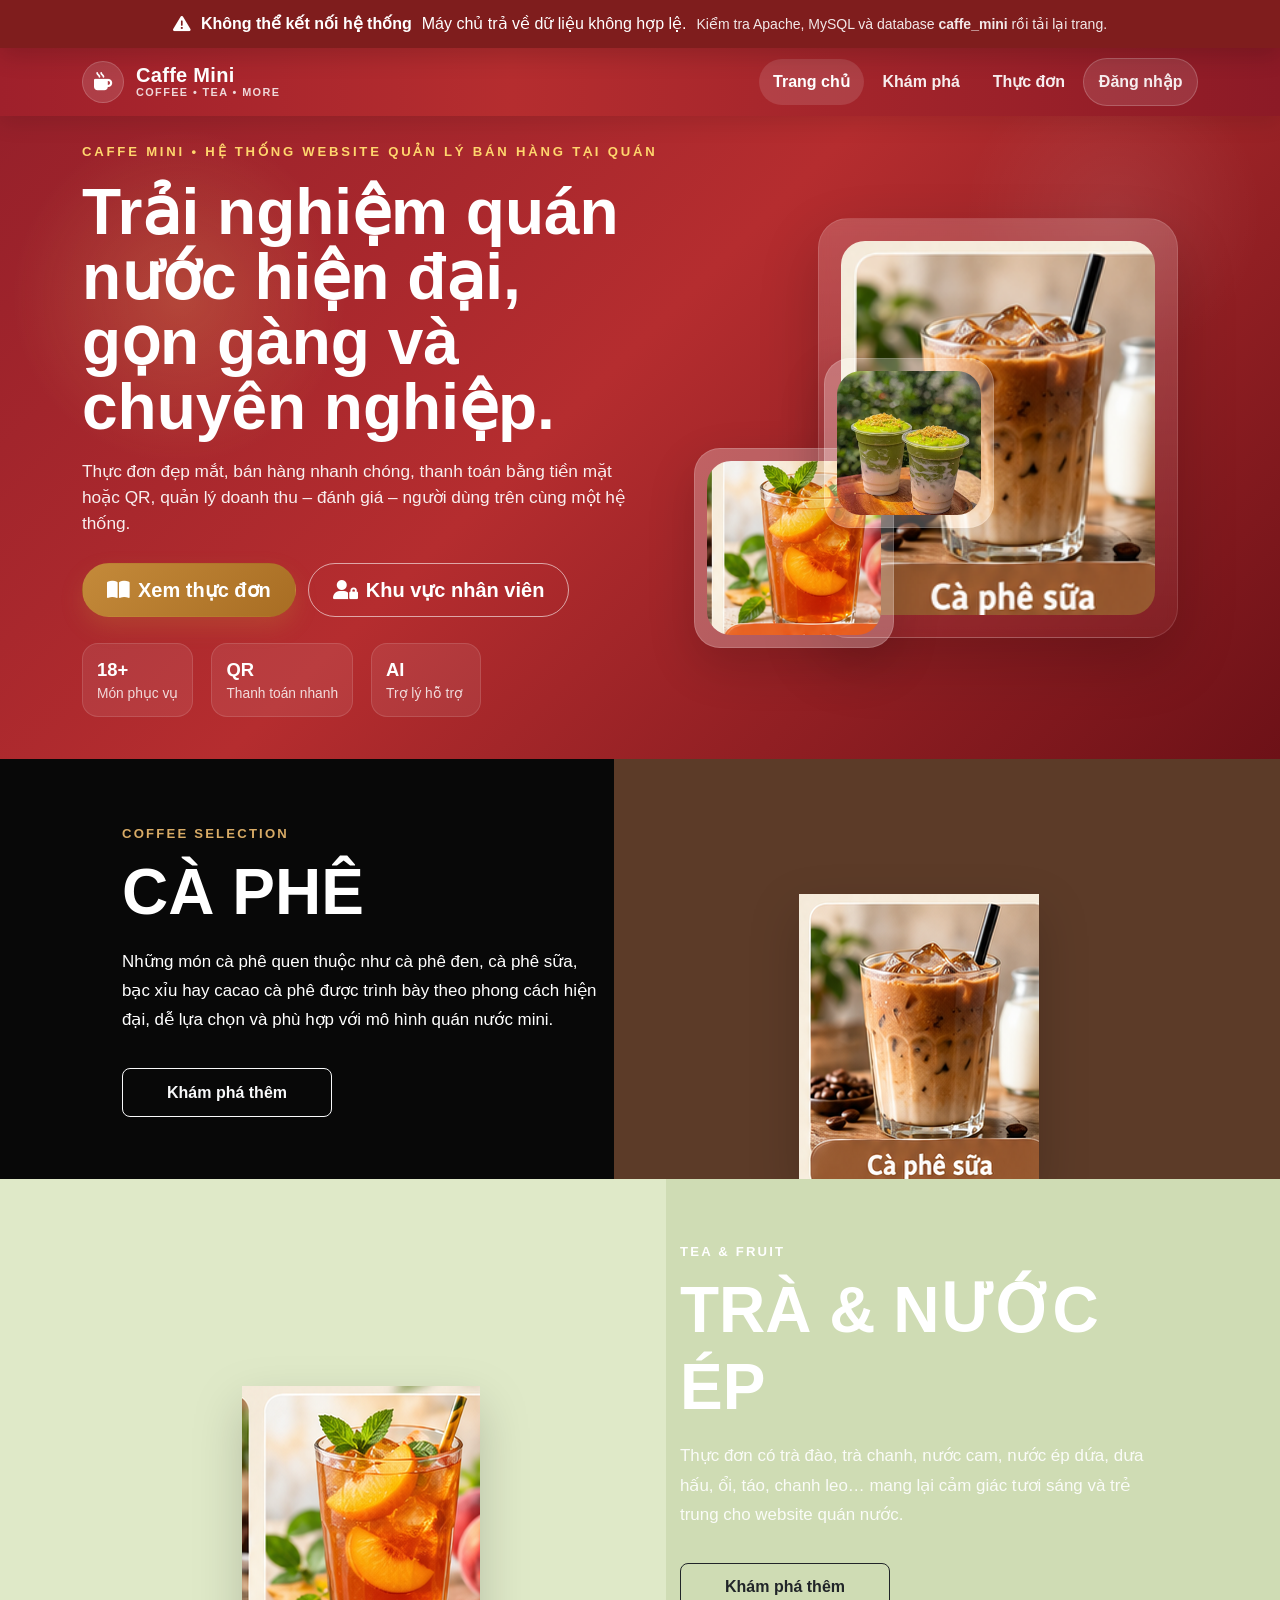
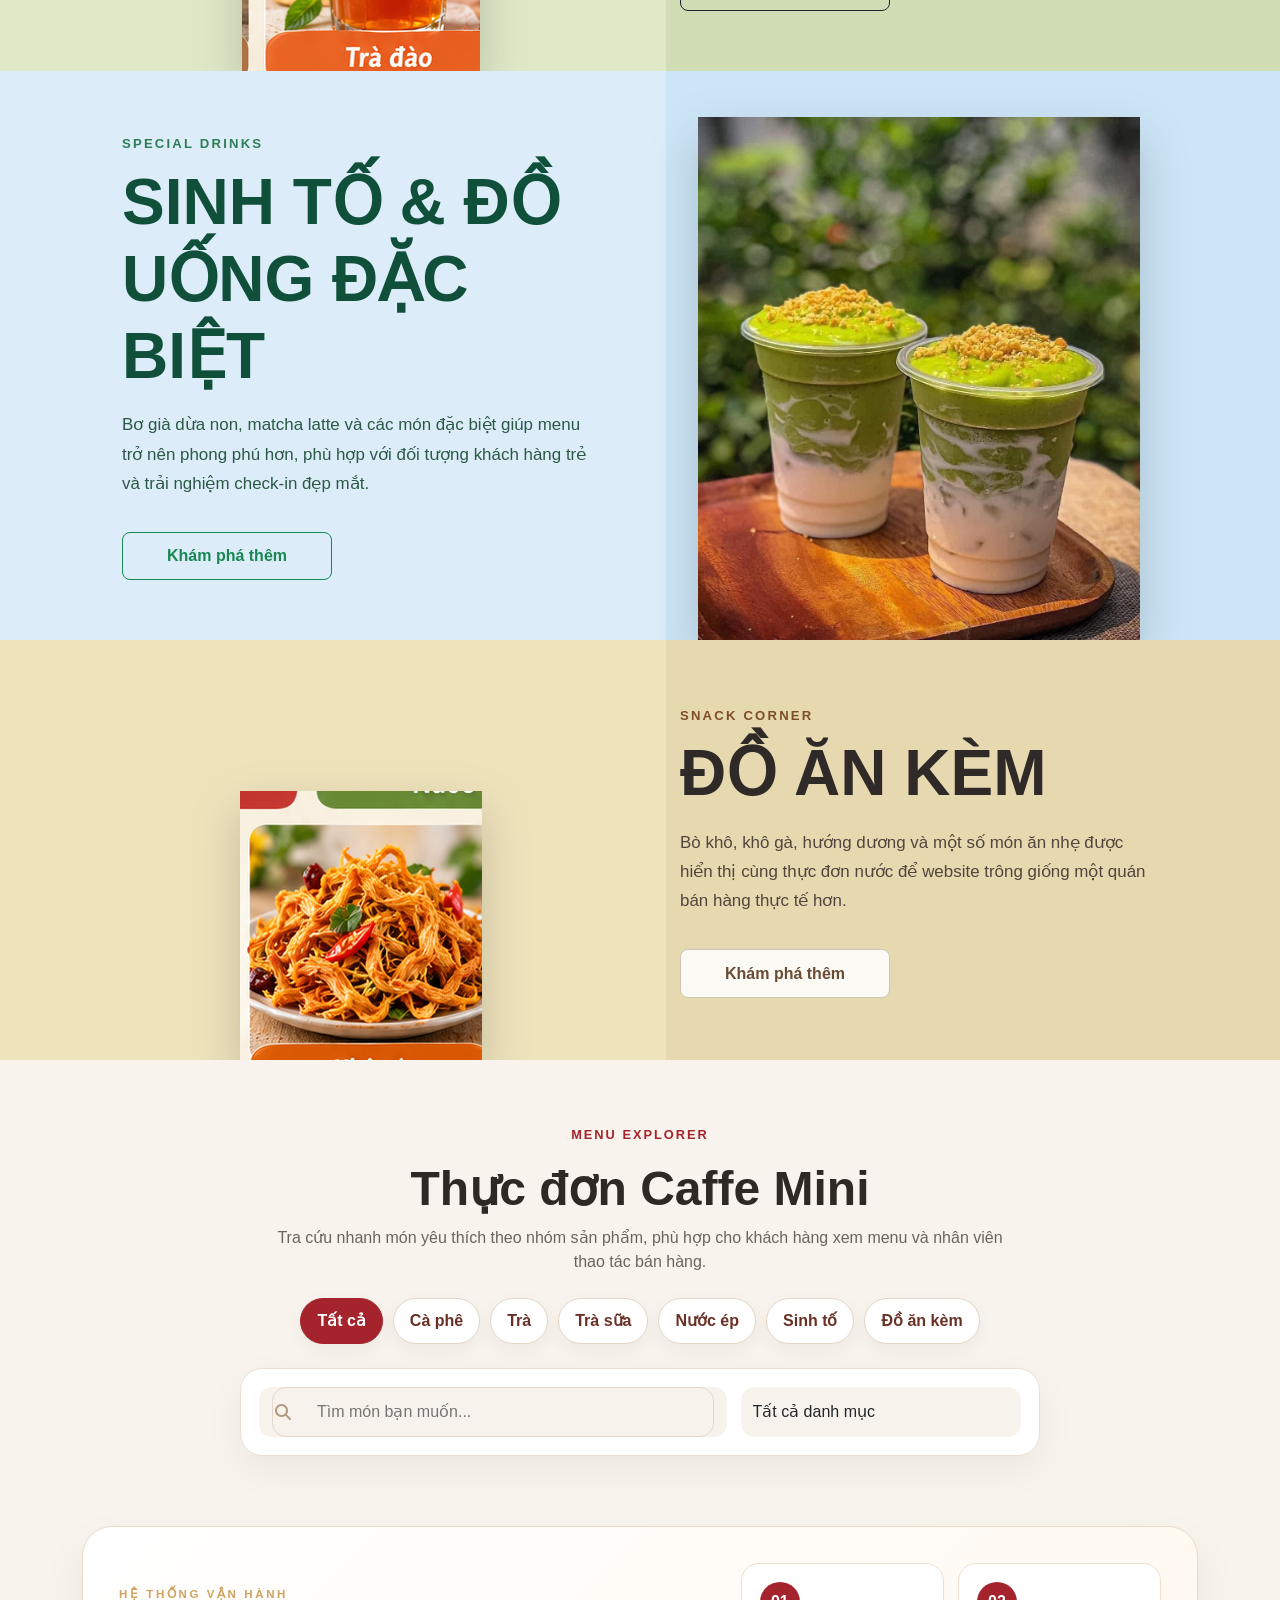
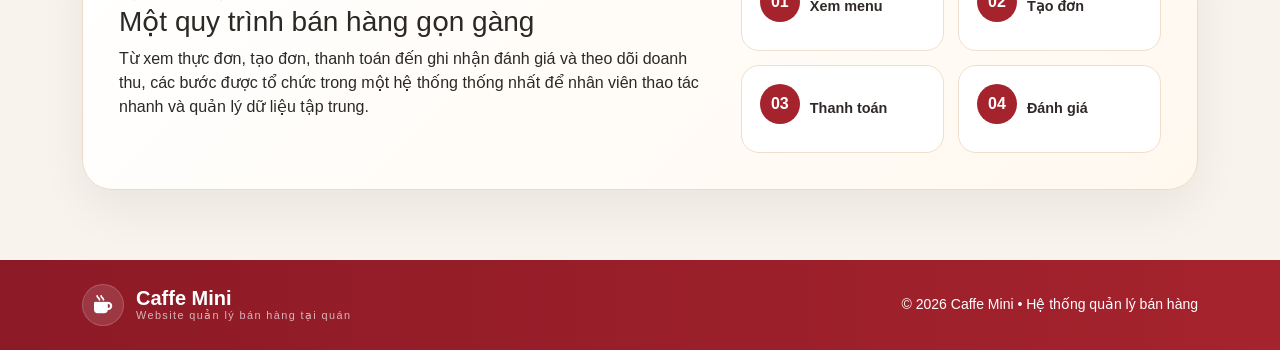
<file: index.html>
<!DOCTYPE html>
<html lang="vi">
<head>
  <meta charset="UTF-8" />
  <meta name="viewport" content="width=device-width, initial-scale=1.0" />
  <title>Caffe Mini - Trang chủ</title>
  <link href="https://cdn.jsdelivr.net/npm/bootstrap@5.3.2/dist/css/bootstrap.min.css" rel="stylesheet" />
  <link rel="stylesheet" href="https://cdnjs.cloudflare.com/ajax/libs/font-awesome/6.4.0/css/all.min.css" />
  <link rel="stylesheet" href="css/style.css" />
</head>
<body>
<nav class="navbar navbar-expand-lg cm-navbar sticky-top">
  <div class="container">
    <a class="navbar-brand brand-lockup" href="index.html">
      <span class="brand-mark"><i class="fa-solid fa-mug-hot"></i></span>
      <span><b>Caffe Mini</b><small>COFFEE • TEA • MORE</small></span>
    </a>
    <button class="navbar-toggler" data-bs-toggle="collapse" data-bs-target="#navMain"><span class="navbar-toggler-icon"></span></button>
    <div class="collapse navbar-collapse" id="navMain">
      <ul class="navbar-nav ms-auto align-items-lg-center gap-lg-1">
        <li class="nav-item"><a class="nav-link active" href="index.html">Trang chủ</a></li>
        <li class="nav-item"><a class="nav-link" href="#showcase">Khám phá</a></li>
        <li class="nav-item"><a class="nav-link" href="#menu">Thực đơn</a></li>
        <li class="nav-item d-none" id="navSellItem"><a class="nav-link" href="sell.html">Bán hàng</a></li>
        <li class="nav-item d-none" id="navAdminItem"><a class="nav-link" href="admin.html">Quản trị</a></li>
        <li class="nav-item d-none" id="navProfileItem"><a class="nav-link" href="profile.html">Cá nhân</a></li>
        <li class="nav-item" id="navLoginItem"><a class="nav-link nav-login-btn" href="login.html">Đăng nhập</a></li>
        <li class="nav-item d-none" id="navLogoutItem"><a class="nav-link" href="#" id="logoutBtn">Đăng xuất</a></li>
      </ul>
    </div>
  </div>
</nav>

<header class="hero-showcase">
  <div class="container">
    <div class="hero-topline">CAFFE MINI • HỆ THỐNG WEBSITE QUẢN LÝ BÁN HÀNG TẠI QUÁN</div>
    <div class="hero-showcase-grid">
      <div class="hero-showcase-copy">
        <h1>Trải nghiệm quán nước hiện đại, gọn gàng và chuyên nghiệp.</h1>
        <p>Thực đơn đẹp mắt, bán hàng nhanh chóng, thanh toán bằng tiền mặt hoặc QR, quản lý doanh thu – đánh giá – người dùng trên cùng một hệ thống.</p>
        <div class="hero-actions">
          <a href="#menu" class="btn btn-warning btn-lg px-4"><i class="fa-solid fa-book-open me-2"></i>Xem thực đơn</a>
          <a href="login.html" class="btn btn-hero-outline btn-lg px-4"><i class="fa-solid fa-user-lock me-2"></i>Khu vực nhân viên</a>
        </div>
        <div class="hero-mini-stats">
          <div><strong>18+</strong><span>Món phục vụ</span></div>
          <div><strong>QR</strong><span>Thanh toán nhanh</span></div>
          <div><strong>AI</strong><span>Trợ lý hỗ trợ</span></div>
        </div>
      </div>
      <div class="hero-showcase-visual">
        <div class="hero-visual-main"><img src="media/Ca_phe_sua.png" alt="Cà phê sữa"></div>
        <div class="hero-visual-small small-one"><img src="media/Tra_dao.png" alt="Trà đào"></div>
        <div class="hero-visual-small small-two"><img src="media/Bo_gia_dua_non.png" alt="Bơ già dừa non"></div>
      </div>
    </div>
  </div>
</header>

<section class="section-showcase" id="showcase">
  <div class="showcase-row theme-coffee">
    <div class="container">
      <div class="showcase-grid">
        <div class="showcase-copy">
          <span class="showcase-kicker">COFFEE SELECTION</span>
          <h2>Cà phê</h2>
          <p>Những món cà phê quen thuộc như cà phê đen, cà phê sữa, bạc xỉu hay cacao cà phê được trình bày theo phong cách hiện đại, dễ lựa chọn và phù hợp với mô hình quán nước mini.</p>
          <a href="#menu" class="btn btn-outline-light showcase-btn">Khám phá thêm</a>
        </div>
        <div class="showcase-media showcase-media-right">
          <img src="media/Ca_phe_sua.png" alt="Cà phê">
        </div>
      </div>
    </div>
  </div>

  <div class="showcase-row theme-tea">
    <div class="container">
      <div class="showcase-grid reverse">
        <div class="showcase-media"><img src="media/Tra_dao.png" alt="Trà và nước trái cây"></div>
        <div class="showcase-copy">
          <span class="showcase-kicker">TEA & FRUIT</span>
          <h2>Trà & nước ép</h2>
          <p>Thực đơn có trà đào, trà chanh, nước cam, nước ép dứa, dưa hấu, ổi, táo, chanh leo… mang lại cảm giác tươi sáng và trẻ trung cho website quán nước.</p>
          <a href="#menu" class="btn btn-outline-dark showcase-btn">Khám phá thêm</a>
        </div>
      </div>
    </div>
  </div>

  <div class="showcase-row theme-freeze">
    <div class="container">
      <div class="showcase-grid">
        <div class="showcase-copy">
          <span class="showcase-kicker">SPECIAL DRINKS</span>
          <h2>Sinh tố & đồ uống đặc biệt</h2>
          <p>Bơ già dừa non, matcha latte và các món đặc biệt giúp menu trở nên phong phú hơn, phù hợp với đối tượng khách hàng trẻ và trải nghiệm check-in đẹp mắt.</p>
          <a href="#menu" class="btn btn-outline-success showcase-btn">Khám phá thêm</a>
        </div>
        <div class="showcase-media showcase-media-right">
          <img src="media/Bo_gia_dua_non.png" alt="Sinh tố bơ già dừa non">
        </div>
      </div>
    </div>
  </div>

  <div class="showcase-row theme-snack">
    <div class="container">
      <div class="showcase-grid reverse">
        <div class="showcase-media"><img src="media/Kho_ga.png" alt="Đồ ăn kèm"></div>
        <div class="showcase-copy">
          <span class="showcase-kicker">SNACK CORNER</span>
          <h2>Đồ ăn kèm</h2>
          <p>Bò khô, khô gà, hướng dương và một số món ăn nhẹ được hiển thị cùng thực đơn nước để website trông giống một quán bán hàng thực tế hơn.</p>
          <a href="#menu" class="btn btn-outline-secondary showcase-btn">Khám phá thêm</a>
        </div>
      </div>
    </div>
  </div>
</section>

<section class="menu-explorer" id="menu">
  <div class="container">
    <div class="section-heading text-center mb-4">
      <span>MENU EXPLORER</span>
      <h2>Thực đơn Caffe Mini</h2>
      <p>Tra cứu nhanh món yêu thích theo nhóm sản phẩm, phù hợp cho khách hàng xem menu và nhân viên thao tác bán hàng.</p>
    </div>

    <div class="category-chips mb-4">
      <button class="chip active" type="button" onclick="document.getElementById('filterCategory').value='all'; document.getElementById('filterCategory').dispatchEvent(new Event('change'))">Tất cả</button>
      <button class="chip" type="button" onclick="document.getElementById('filterCategory').value='Cà phê'; document.getElementById('filterCategory').dispatchEvent(new Event('change'))">Cà phê</button>
      <button class="chip" type="button" onclick="document.getElementById('filterCategory').value='Trà'; document.getElementById('filterCategory').dispatchEvent(new Event('change'))">Trà</button>
      <button class="chip" type="button" onclick="document.getElementById('filterCategory').value='Trà sữa'; document.getElementById('filterCategory').dispatchEvent(new Event('change'))">Trà sữa</button>
      <button class="chip" type="button" onclick="document.getElementById('filterCategory').value='Nước ép'; document.getElementById('filterCategory').dispatchEvent(new Event('change'))">Nước ép</button>
      <button class="chip" type="button" onclick="document.getElementById('filterCategory').value='Sinh tố'; document.getElementById('filterCategory').dispatchEvent(new Event('change'))">Sinh tố</button>
      <button class="chip" type="button" onclick="document.getElementById('filterCategory').value='Đồ ăn kèm'; document.getElementById('filterCategory').dispatchEvent(new Event('change'))">Đồ ăn kèm</button>
    </div>

    <div class="menu-toolbar mb-4">
      <div class="search-box-pro"><i class="fa-solid fa-magnifying-glass"></i><input id="searchInput" placeholder="Tìm món bạn muốn..." /></div>
      <select id="filterCategory" class="form-select"><option value="all">Tất cả danh mục</option></select>
    </div>
    <div id="productList" class="row g-4"></div>
  </div>
</section>

<section class="system-section">
  <div class="container">
    <div class="system-panel">
      <div class="row g-4 align-items-center">
        <div class="col-lg-7">
          <span class="story-kicker">HỆ THỐNG VẬN HÀNH</span>
          <h3>Một quy trình bán hàng gọn gàng</h3>
          <p>Từ xem thực đơn, tạo đơn, thanh toán đến ghi nhận đánh giá và theo dõi doanh thu, các bước được tổ chức trong một hệ thống thống nhất để nhân viên thao tác nhanh và quản lý dữ liệu tập trung.</p>
        </div>
        <div class="col-lg-5">
          <div class="story-steps premium-steps">
            <div><span>01</span><b>Xem menu</b></div>
            <div><span>02</span><b>Tạo đơn</b></div>
            <div><span>03</span><b>Thanh toán</b></div>
            <div><span>04</span><b>Đánh giá</b></div>
          </div>
        </div>
      </div>
    </div>
  </div>
</section>

<div class="modal fade" id="detailModal" tabindex="-1">
  <div class="modal-dialog modal-lg modal-dialog-centered"><div class="modal-content">
    <div class="modal-header"><div><span class="modal-kicker">CAFFE MINI</span><h5 class="modal-title mb-0">Chi tiết món</h5></div><button class="btn-close" data-bs-dismiss="modal"></button></div>
    <div class="modal-body p-4" id="detailBody"></div>
  </div></div>
</div>

<div class="toast-container position-fixed top-0 end-0 p-3" id="toastArea"></div>
<footer class="cm-footer-pro">
  <div class="container py-4"><div class="d-flex flex-wrap justify-content-between align-items-center gap-3">
    <div class="brand-lockup footer-brand"><span class="brand-mark"><i class="fa-solid fa-mug-hot"></i></span><span><b>Caffe Mini</b><small>Website quản lý bán hàng tại quán</small></span></div>
    <small>© 2026 Caffe Mini • Hệ thống quản lý bán hàng</small>
  </div></div>
</footer>
<script src="https://cdn.jsdelivr.net/npm/bootstrap@5.3.2/dist/js/bootstrap.bundle.min.js"></script>
<script src="js/app.js"></script>
<script>
  document.addEventListener("DOMContentLoaded",()=>{
    bootPage("home");
    document.querySelectorAll('.category-chips .chip').forEach(btn=>{
      btn.addEventListener('click', ()=>{
        document.querySelectorAll('.category-chips .chip').forEach(x=>x.classList.remove('active'));
        btn.classList.add('active');
      });
    });
  });
</script>
</body>
</html>
</file>
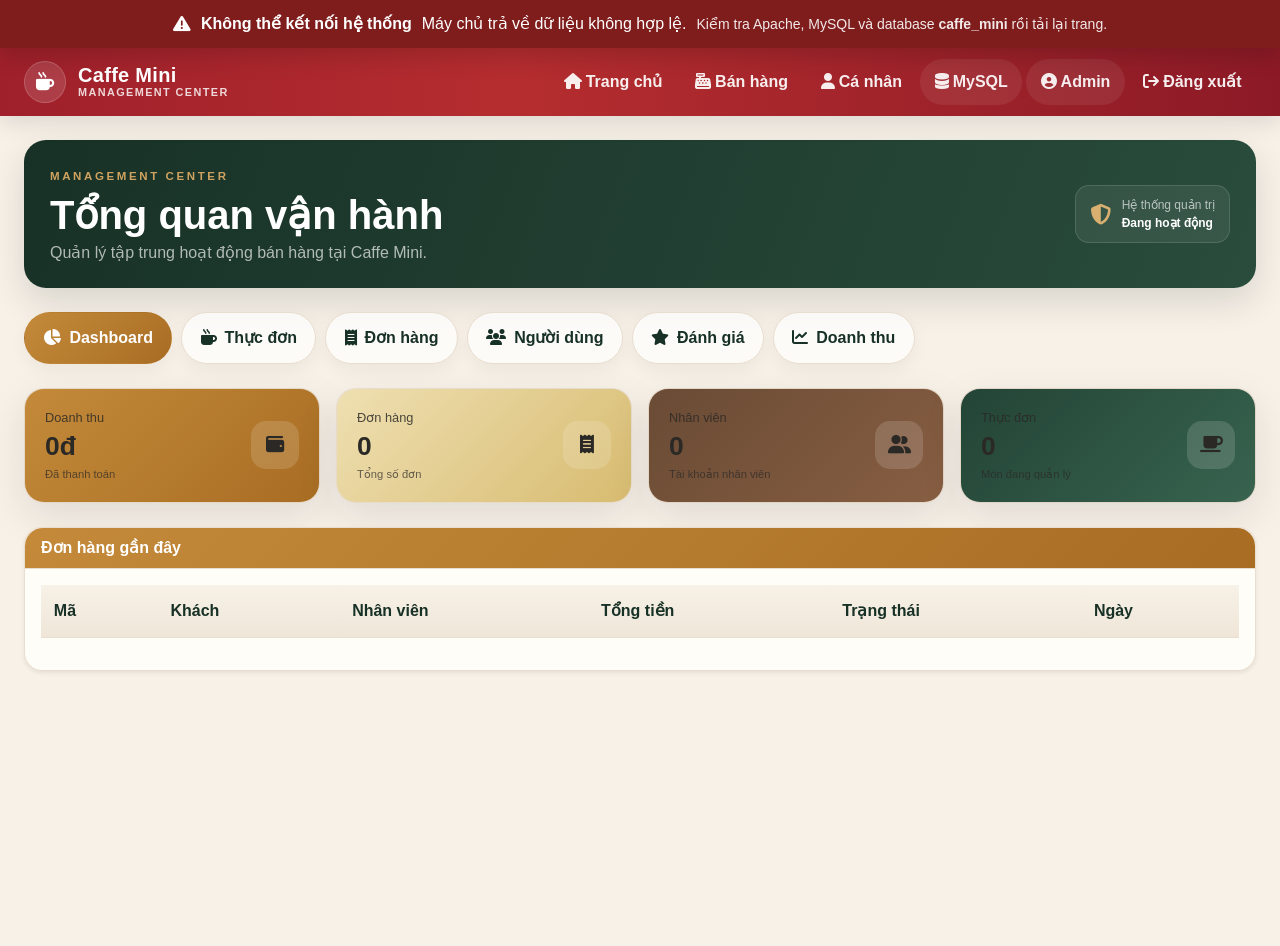
<file: admin.html>
<!DOCTYPE html>
<html lang="vi">
<head>
  <meta charset="UTF-8" />
  <meta name="viewport" content="width=device-width, initial-scale=1.0" />
  <title>Quản trị - Caffe Mini</title>
  <link href="https://cdn.jsdelivr.net/npm/bootstrap@5.3.2/dist/css/bootstrap.min.css" rel="stylesheet" />
  <link rel="stylesheet" href="https://cdnjs.cloudflare.com/ajax/libs/font-awesome/6.4.0/css/all.min.css" />
  <link rel="stylesheet" href="css/style.css" />
</head>
<body>
<nav class="navbar navbar-expand-lg cm-navbar sticky-top"><div class="container-fluid px-lg-4"><a class="navbar-brand brand-lockup" href="admin.html"><span class="brand-mark"><i class="fa-solid fa-mug-hot"></i></span><span><b>Caffe Mini</b><small>MANAGEMENT CENTER</small></span></a><div class="navbar-nav ms-auto align-items-lg-center gap-lg-1"><a class="nav-link" href="index.html"><i class="fa-solid fa-house me-1"></i>Trang chủ</a><a class="nav-link" href="sell.html"><i class="fa-solid fa-cash-register me-1"></i>Bán hàng</a><a class="nav-link" href="profile.html"><i class="fa-solid fa-user me-1"></i>Cá nhân</a><span class="nav-link admin-user-chip"><i class="fa-solid fa-database me-1"></i>MySQL</span><span class="nav-link admin-user-chip"><i class="fa-solid fa-circle-user me-1"></i><span id="adminName">Admin</span></span><a class="nav-link" href="#" id="logoutBtn"><i class="fa-solid fa-arrow-right-from-bracket me-1"></i>Đăng xuất</a></div></div></nav>

<div class="container-fluid px-lg-4 py-4 admin-page"><div class="admin-page-head mb-4"><div><span class="admin-kicker">MANAGEMENT CENTER</span><h1>Tổng quan vận hành</h1><p>Quản lý tập trung hoạt động bán hàng tại Caffe Mini.</p></div><div class="admin-head-badge"><i class="fa-solid fa-shield-halved"></i><span>Hệ thống quản trị<br><b>Đang hoạt động</b></span></div></div>
<ul class="nav nav-pills cm-tabs gap-1 mb-4" id="adminTabs">
  <li class="nav-item"><button class="nav-link active" data-bs-toggle="pill" data-bs-target="#dashTab"><i class="fa-solid fa-chart-pie me-2"></i>Dashboard</button></li>
  <li class="nav-item"><button class="nav-link" data-bs-toggle="pill" data-bs-target="#productTab"><i class="fa-solid fa-mug-hot me-2"></i>Thực đơn</button></li>
  <li class="nav-item"><button class="nav-link" data-bs-toggle="pill" data-bs-target="#orderTab"><i class="fa-solid fa-receipt me-2"></i>Đơn hàng</button></li>
  <li class="nav-item"><button class="nav-link" data-bs-toggle="pill" data-bs-target="#userTab"><i class="fa-solid fa-users me-2"></i>Người dùng</button></li>
  <li class="nav-item"><button class="nav-link" data-bs-toggle="pill" data-bs-target="#reviewTab"><i class="fa-solid fa-star me-2"></i>Đánh giá</button></li>
  <li class="nav-item"><button class="nav-link" data-bs-toggle="pill" data-bs-target="#revenueTab"><i class="fa-solid fa-chart-line me-2"></i>Doanh thu</button></li>
</ul>
<div class="tab-content">
  <div class="tab-pane fade show active" id="dashTab">
    <div class="row g-3">
      <div class="col-md-3"><div class="card cm-stat-card cm-stat-orange"><div class="card-body stat-body"><div><p>Doanh thu</p><h4 id="statRevenue">0đ</h4><small>Đã thanh toán</small></div><span class="stat-icon"><i class="fa-solid fa-wallet"></i></span></div></div></div>
      <div class="col-md-3"><div class="card cm-stat-card cm-stat-yellow"><div class="card-body stat-body"><div><p>Đơn hàng</p><h4 id="statOrders">0</h4><small>Tổng số đơn</small></div><span class="stat-icon"><i class="fa-solid fa-receipt"></i></span></div></div></div>
      <div class="col-md-3"><div class="card cm-stat-card cm-stat-brown"><div class="card-body stat-body"><div><p>Nhân viên</p><h4 id="statUsers">0</h4><small>Tài khoản nhân viên</small></div><span class="stat-icon"><i class="fa-solid fa-user-group"></i></span></div></div></div>
      <div class="col-md-3"><div class="card cm-stat-card cm-stat-green"><div class="card-body stat-body"><div><p>Thực đơn</p><h4 id="statProducts">0</h4><small>Món đang quản lý</small></div><span class="stat-icon"><i class="fa-solid fa-mug-saucer"></i></span></div></div></div>
    </div>
    <div class="card border-0 shadow-sm mt-4"><div class="card-header bg-warning fw-bold">Đơn hàng gần đây</div><div class="card-body table-responsive"><table class="table cm-table"><thead><tr><th>Mã</th><th>Khách</th><th>Nhân viên</th><th>Tổng tiền</th><th>Trạng thái</th><th>Ngày</th></tr></thead><tbody id="recentOrders"></tbody></table></div></div>
  </div>

  <div class="tab-pane fade" id="productTab">
    <div class="card border-0 shadow-sm mb-4"><div class="card-header bg-warning fw-bold"><span id="productFormTitle">Thêm món</span></div><div class="card-body"><form id="productForm" class="row g-3"><input type="hidden" id="pId" /><div class="col-md-4"><label class="form-label">Tên món</label><input id="pName" class="form-control" required /></div><div class="col-md-2"><label class="form-label">Loại</label><input id="pCategory" class="form-control" required /></div><div class="col-md-2"><label class="form-label">Giá</label><input id="pPrice" type="number" min="0" class="form-control" required /></div><div class="col-md-2"><label class="form-label">Số lượng</label><input id="pStock" type="number" min="0" value="100" class="form-control" required /></div><div class="col-md-2"><label class="form-label">Trạng thái</label><select id="pActive" class="form-select"><option value="true">Đang bán</option><option value="false">Tạm ẩn</option></select></div><div class="col-md-2 d-flex align-items-end gap-2"><button class="btn btn-warning flex-fill">Lưu</button><button type="button" id="pCancelBtn" class="btn btn-outline-secondary d-none">Hủy</button></div><div class="col-md-5"><label class="form-label">Ảnh/URL</label><input id="pImage" class="form-control" /></div><div class="col-md-7"><label class="form-label">Mô tả</label><input id="pDesc" class="form-control" /></div></form></div></div>
<div class="card border-0 shadow-sm"><div class="card-header fw-bold">Danh sách món</div><div class="card-body table-responsive"><table class="table cm-table"><thead><tr><th>Ảnh</th><th>Tên</th><th>Loại</th><th>Giá</th><th>Tổng SL</th><th>Đã bán</th><th>Còn lại</th><th>Trạng thái</th><th>Thao tác</th></tr></thead><tbody id="productTbody"></tbody></table></div></div>

  <div class="tab-pane fade" id="orderTab"><div class="card border-0 shadow-sm"><div class="card-header bg-warning fw-bold">Quản lý đơn hàng</div><div class="card-body table-responsive"><table class="table cm-table"><thead><tr><th>Mã</th><th>Khách</th><th>Nhân viên</th><th>Món</th><th>Tổng</th><th>Thanh toán</th><th>Trạng thái</th><th>Cập nhật</th></tr></thead><tbody id="orderTbody"></tbody></table></div></div></div>

  <div class="tab-pane fade" id="userTab">
    <div class="card border-0 shadow-sm mb-4"><div class="card-header bg-warning fw-bold">Thêm / sửa tài khoản</div><div class="card-body"><form id="userForm" class="row g-3"><input type="hidden" id="uOriginal" /><div class="col-md-3"><input id="uUsername" class="form-control" placeholder="Tên đăng nhập" required /></div><div class="col-md-3"><input id="uName" class="form-control" placeholder="Họ tên" required /></div><div class="col-md-3"><input id="uEmail" type="email" class="form-control" placeholder="Email" required /></div><div class="col-md-3"><input id="uPhone" class="form-control" placeholder="Số điện thoại" required /></div><div class="col-md-3"><input id="uPass" type="password" class="form-control" placeholder="Mật khẩu" /></div><div class="col-md-3"><select id="uRole" class="form-select"><option value="staff">Nhân viên</option><option value="admin">Admin</option></select></div><div class="col-md-3"><select id="uActive" class="form-select"><option value="true">Hoạt động</option><option value="false">Đã khóa</option></select></div><div class="col-md-3 d-flex gap-2"><button class="btn btn-warning flex-fill">Lưu</button><button type="button" id="uCancelBtn" class="btn btn-outline-secondary d-none">Hủy</button></div></form></div></div>
    <div class="card border-0 shadow-sm"><div class="card-header fw-bold">Danh sách tài khoản</div><div class="card-body table-responsive"><table class="table cm-table"><thead><tr><th>Tài khoản</th><th>Họ tên</th><th>Email</th><th>Vai trò</th><th>Trạng thái</th><th>Thao tác</th></tr></thead><tbody id="userTbody"></tbody></table></div></div>
  </div>

  <div class="tab-pane fade" id="reviewTab"><div class="card border-0 shadow-sm"><div class="card-header bg-warning fw-bold">Quản lý đánh giá khách hàng</div><div class="card-body table-responsive"><table class="table cm-table"><thead><tr><th>Mã đơn</th><th>Khách</th><th>Điểm</th><th>Nội dung</th><th>Người nhập</th><th>Ngày</th><th>Thao tác</th></tr></thead><tbody id="reviewTbody"></tbody></table></div></div></div>

  <div class="tab-pane fade" id="revenueTab"><div class="card border-0 shadow-sm"><div class="card-header bg-warning fw-bold">Báo cáo doanh thu</div><div class="card-body"><div class="row g-3 align-items-end"><div class="col-md-3"><label class="form-label">Từ ngày</label><input id="revFrom" type="date" class="form-control" /></div><div class="col-md-3"><label class="form-label">Đến ngày</label><input id="revTo" type="date" class="form-control" /></div><div class="col-md-2"><button id="filterRevenueBtn" class="btn btn-warning w-100">Thống kê</button></div><div class="col-md-4"><div class="alert alert-success mb-0"><b>Tổng doanh thu:</b> <span id="revTotal">0đ</span><br /><b>Số đơn đã thanh toán:</b> <span id="revOrderCount">0</span></div></div></div><div class="table-responsive mt-4"><table class="table cm-table"><thead><tr><th>Ngày</th><th>Số đơn</th><th>Doanh thu</th></tr></thead><tbody id="revenueTbody"></tbody></table></div></div></div></div>
</div>
</div>
<div class="toast-container position-fixed top-0 end-0 p-3" id="toastArea"></div>
<script src="https://cdn.jsdelivr.net/npm/bootstrap@5.3.2/dist/js/bootstrap.bundle.min.js"></script><script src="js/app.js?v=10"></script><script>document.addEventListener("DOMContentLoaded",()=>bootPage("admin"));</script>
</body>
</html>
</file>
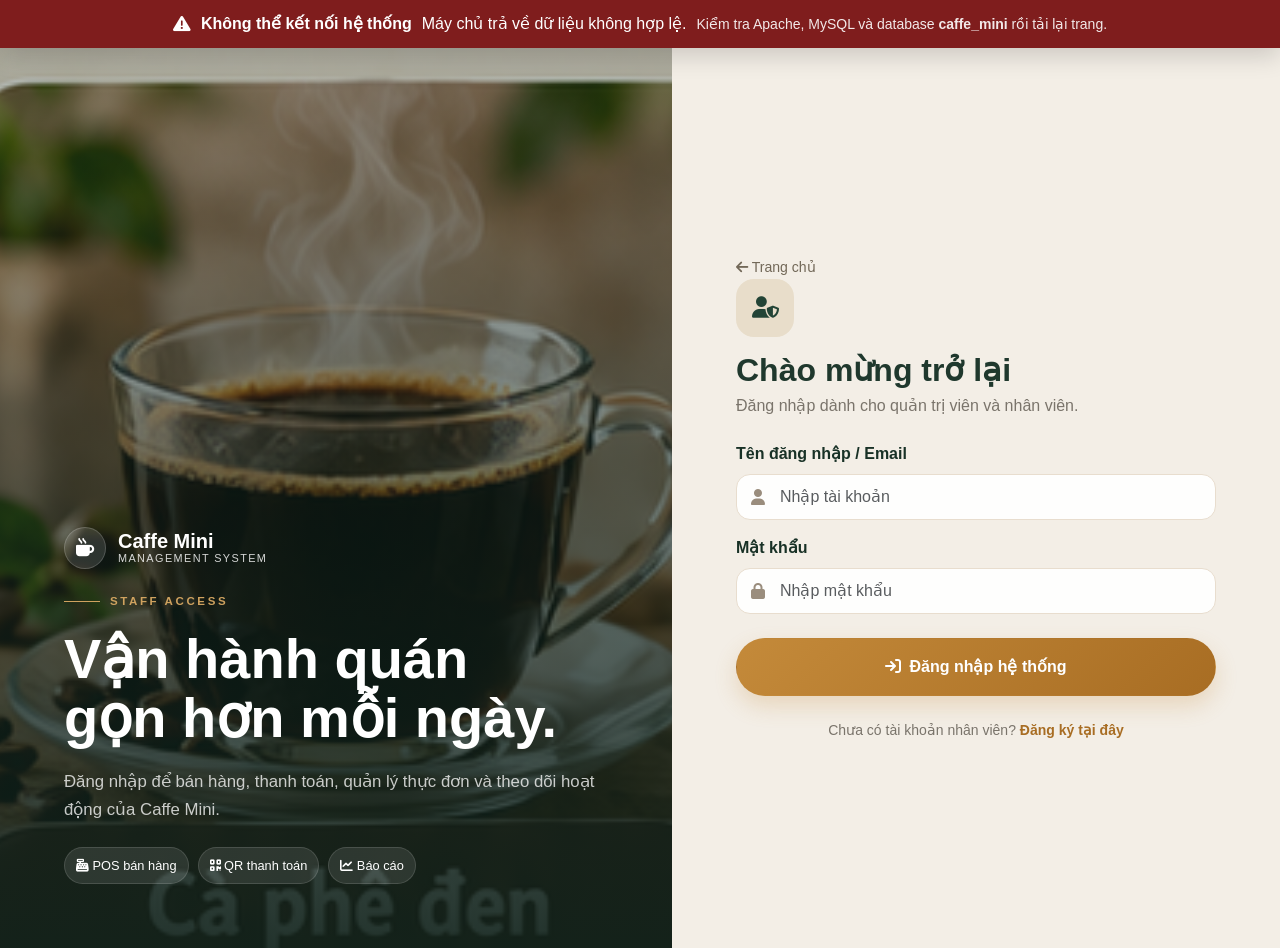
<file: login.html>
<!DOCTYPE html>
<html lang="vi"><head><meta charset="UTF-8"/><meta name="viewport" content="width=device-width, initial-scale=1.0"/><title>Đăng nhập - Caffe Mini</title><link href="https://cdn.jsdelivr.net/npm/bootstrap@5.3.2/dist/css/bootstrap.min.css" rel="stylesheet"/><link rel="stylesheet" href="https://cdnjs.cloudflare.com/ajax/libs/font-awesome/6.4.0/css/all.min.css"/><link rel="stylesheet" href="css/style.css"/></head>
<body class="auth-bg-pro">
<div class="auth-shell">
  <div class="auth-visual d-none d-lg-flex">
    <div class="auth-visual-overlay"></div>
    <div class="auth-brand-copy">
      <div class="brand-lockup mb-4"><span class="brand-mark"><i class="fa-solid fa-mug-hot"></i></span><span><b>Caffe Mini</b><small>MANAGEMENT SYSTEM</small></span></div>
      <span class="hero-eyebrow"><span></span> STAFF ACCESS</span>
      <h1>Vận hành quán<br>gọn hơn mỗi ngày.</h1>
      <p>Đăng nhập để bán hàng, thanh toán, quản lý thực đơn và theo dõi hoạt động của Caffe Mini.</p>
      <div class="auth-badges"><span><i class="fa-solid fa-cash-register"></i> POS bán hàng</span><span><i class="fa-solid fa-qrcode"></i> QR thanh toán</span><span><i class="fa-solid fa-chart-line"></i> Báo cáo</span></div>
    </div>
  </div>
  <div class="auth-form-side">
    <div class="auth-form-box">
      <a href="index.html" class="auth-back"><i class="fa-solid fa-arrow-left"></i> Trang chủ</a>
      <div class="auth-icon"><i class="fa-solid fa-user-shield"></i></div>
      <h2>Chào mừng trở lại</h2><p class="text-muted mb-4">Đăng nhập dành cho quản trị viên và nhân viên.</p>
      <form id="loginForm">
        <div class="mb-3"><label class="form-label">Tên đăng nhập / Email</label><div class="input-icon-wrap"><i class="fa-solid fa-user"></i><input id="loginUser" class="form-control" placeholder="Nhập tài khoản" required/></div></div>
        <div class="mb-3"><label class="form-label">Mật khẩu</label><div class="input-icon-wrap"><i class="fa-solid fa-lock"></i><input id="loginPass" type="password" class="form-control" placeholder="Nhập mật khẩu" required/></div></div>
        <button class="btn btn-warning w-100 py-3 mt-2" type="submit"><i class="fa-solid fa-arrow-right-to-bracket me-2"></i>Đăng nhập hệ thống</button>
        <p class="text-center mt-4 mb-0 small text-muted">Chưa có tài khoản nhân viên? <a href="register.html" class="cm-link fw-bold">Đăng ký tại đây</a></p>
      </form>
    </div>
  </div>
</div>
<div class="toast-container position-fixed top-0 end-0 p-3" id="toastArea"></div><script src="https://cdn.jsdelivr.net/npm/bootstrap@5.3.2/dist/js/bootstrap.bundle.min.js"></script><script src="js/app.js"></script><script>document.addEventListener("DOMContentLoaded",()=>bootPage("login"));</script>
</body></html>
</file>
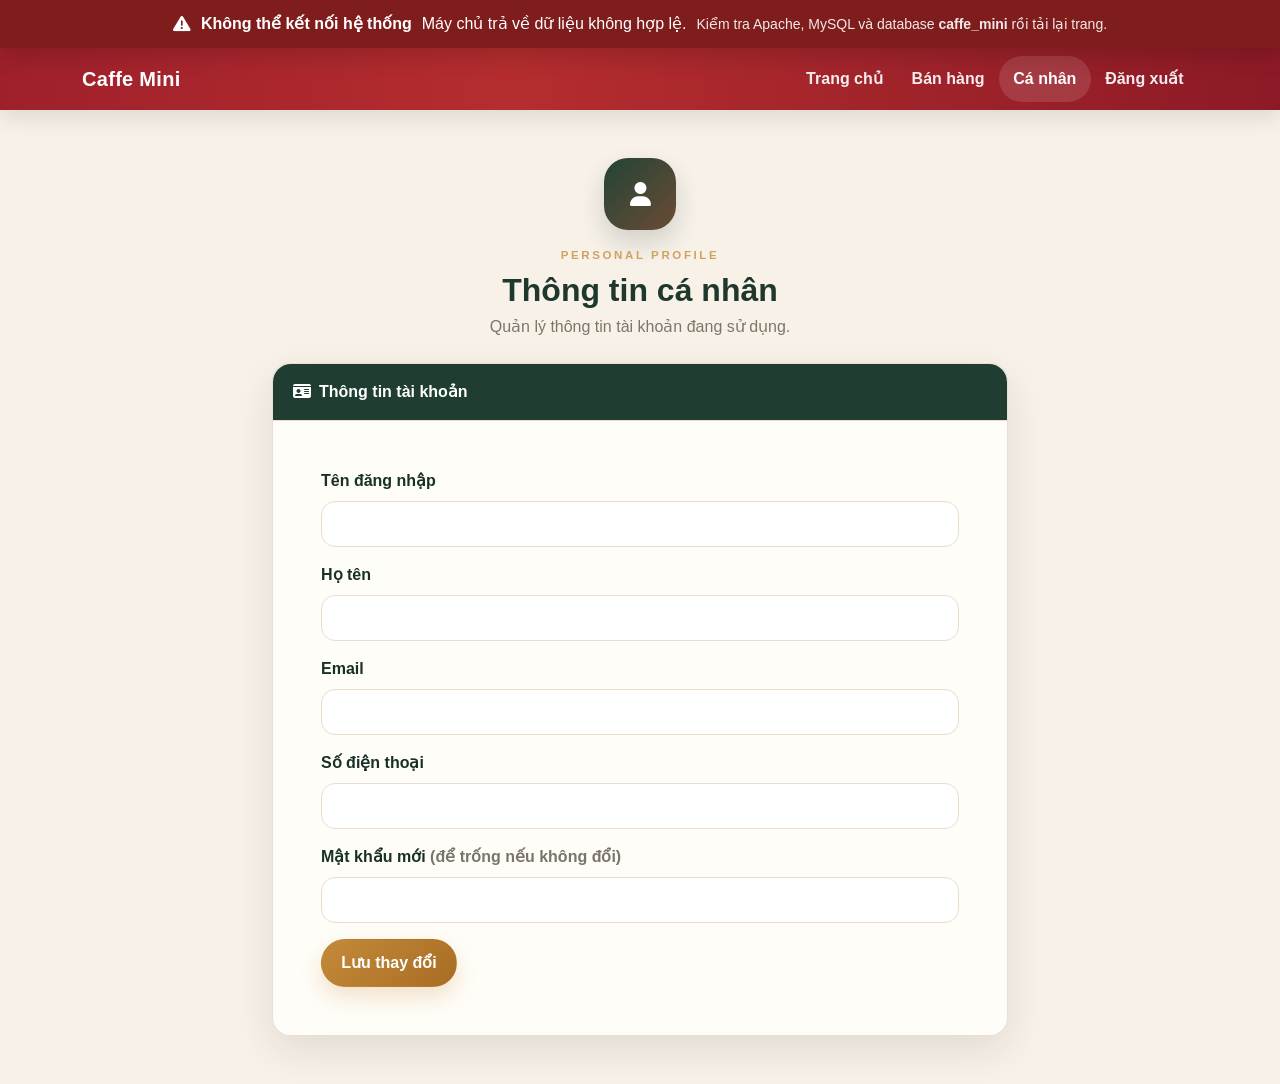
<file: profile.html>
<!DOCTYPE html>
<html lang="vi">
<head>
  <meta charset="UTF-8" />
  <meta name="viewport" content="width=device-width, initial-scale=1.0" />
  <title>Thông tin cá nhân - Caffe Mini</title>
  <link href="https://cdn.jsdelivr.net/npm/bootstrap@5.3.2/dist/css/bootstrap.min.css" rel="stylesheet" />
  <link rel="stylesheet" href="https://cdnjs.cloudflare.com/ajax/libs/font-awesome/6.4.0/css/all.min.css" />
  <link rel="stylesheet" href="css/style.css" />
</head>
<body>
<nav class="navbar navbar-expand-lg cm-navbar"><div class="container"><a class="navbar-brand fw-bold" href="index.html">Caffe Mini</a><div class="navbar-nav ms-auto"><a class="nav-link" href="index.html">Trang chủ</a><a class="nav-link" href="sell.html">Bán hàng</a><a class="nav-link d-none" id="navAdminItem" href="admin.html">Quản trị</a><a class="nav-link active" href="profile.html">Cá nhân</a><a class="nav-link" href="#" id="logoutBtn">Đăng xuất</a></div></div></nav>
<div class="container my-5"><div class="row justify-content-center"><div class="col-lg-8"><div class="profile-head text-center mb-4"><div class="profile-avatar"><i class="fa-solid fa-user"></i></div><span class="admin-kicker">PERSONAL PROFILE</span><h2>Thông tin cá nhân</h2><p>Quản lý thông tin tài khoản đang sử dụng.</p></div><div class="card profile-card"><div class="card-header profile-card-head"><i class="fa-solid fa-id-card me-2"></i>Thông tin tài khoản</div><div class="card-body p-4 p-lg-5"><form id="profileForm"><div class="mb-3"><label class="form-label">Tên đăng nhập</label><input id="profileUsername" class="form-control" disabled /></div><div class="mb-3"><label class="form-label">Họ tên</label><input id="profileName" class="form-control" required /></div><div class="mb-3"><label class="form-label">Email</label><input id="profileEmail" type="email" class="form-control" required /></div><div class="mb-3"><label class="form-label">Số điện thoại</label><input id="profilePhone" class="form-control" required /></div><div class="mb-3"><label class="form-label">Mật khẩu mới <span class="text-muted">(để trống nếu không đổi)</span></label><input id="profilePass" type="password" class="form-control" /></div><button class="btn btn-warning fw-bold">Lưu thay đổi</button></form></div></div></div></div></div>
<div class="toast-container position-fixed top-0 end-0 p-3" id="toastArea"></div>
<script src="https://cdn.jsdelivr.net/npm/bootstrap@5.3.2/dist/js/bootstrap.bundle.min.js"></script><script src="js/app.js"></script><script>document.addEventListener("DOMContentLoaded",()=>bootPage("profile"));</script>
</body>
</html>
</file>
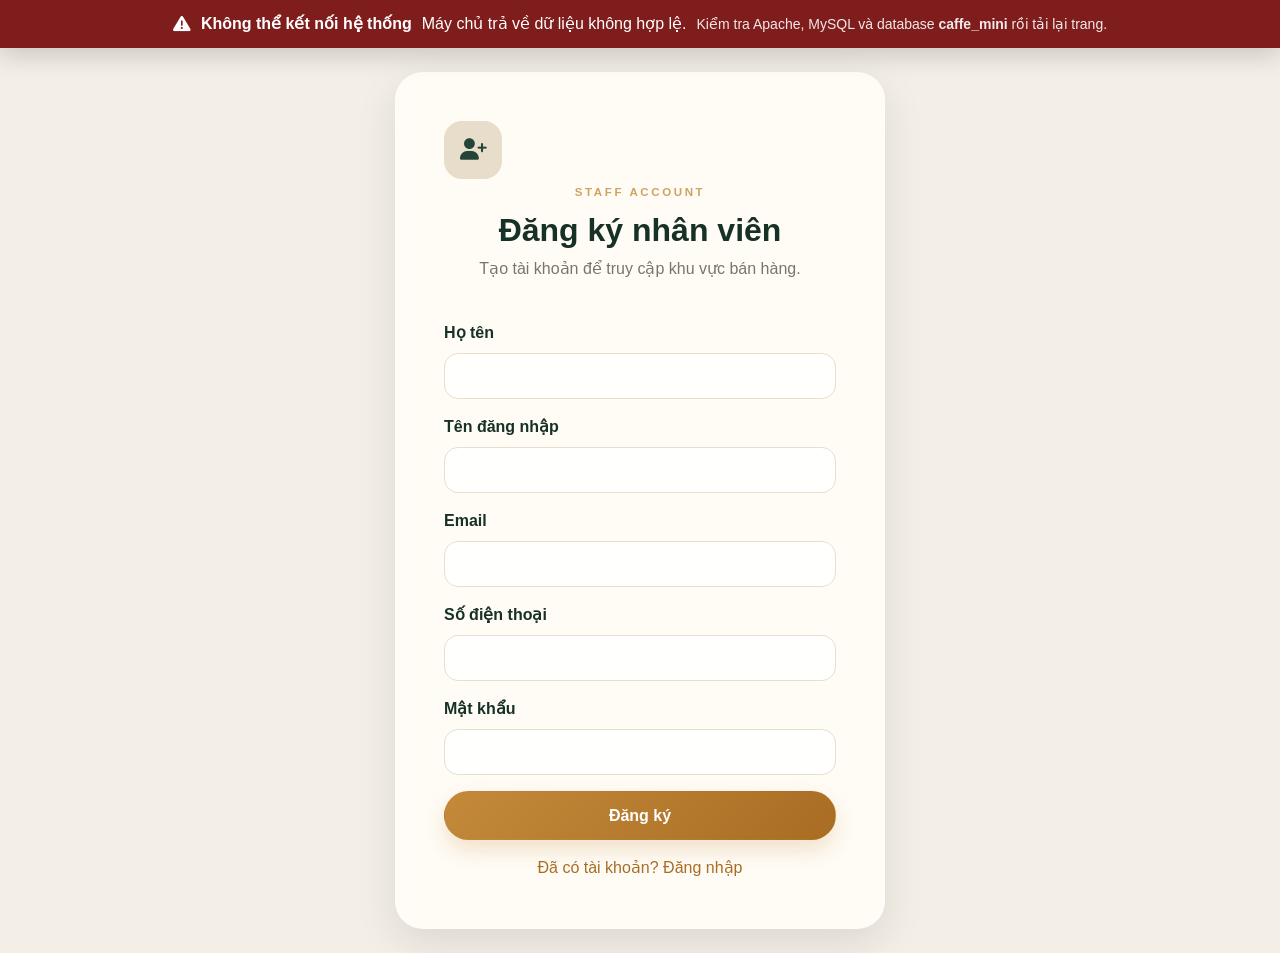
<file: register.html>
<!DOCTYPE html>
<html lang="vi">
<head>
  <meta charset="UTF-8" />
  <meta name="viewport" content="width=device-width, initial-scale=1.0" />
  <title>Đăng ký nhân viên - Caffe Mini</title>
  <link href="https://cdn.jsdelivr.net/npm/bootstrap@5.3.2/dist/css/bootstrap.min.css" rel="stylesheet" />
  <link rel="stylesheet" href="https://cdnjs.cloudflare.com/ajax/libs/font-awesome/6.4.0/css/all.min.css" />
  <link rel="stylesheet" href="css/style.css" />
</head>
<body class="auth-bg-pro">
<div class="container d-flex justify-content-center align-items-center min-vh-100 py-4"><div class="card auth-card p-4 p-lg-5">
    <div class="text-center mb-4"><div class="auth-icon"><i class="fa-solid fa-user-plus"></i></div><span class="admin-kicker">STAFF ACCOUNT</span><h3 class="mt-2 fw-bold cm-title-color">Đăng ký nhân viên</h3><p class="text-muted">Tạo tài khoản để truy cập khu vực bán hàng.</p></div>
    <form id="registerForm">
      <div class="mb-3"><label class="form-label">Họ tên</label><input id="regName" class="form-control" required /></div>
      <div class="mb-3"><label class="form-label">Tên đăng nhập</label><input id="regUsername" class="form-control" required /></div>
      <div class="mb-3"><label class="form-label">Email</label><input id="regEmail" type="email" class="form-control" required /></div>
      <div class="mb-3"><label class="form-label">Số điện thoại</label><input id="regPhone" class="form-control" required /></div>
      <div class="mb-3"><label class="form-label">Mật khẩu</label><input id="regPass" type="password" class="form-control" minlength="4" required /></div>
      <button class="btn btn-warning w-100 fw-bold" type="submit">Đăng ký</button>
      <p class="text-center mt-3 mb-0"><a href="login.html" class="cm-link">Đã có tài khoản? Đăng nhập</a></p>
    </form>
  </div>
</div>
<div class="toast-container position-fixed top-0 end-0 p-3" id="toastArea"></div>
<script src="https://cdn.jsdelivr.net/npm/bootstrap@5.3.2/dist/js/bootstrap.bundle.min.js"></script>
<script src="js/app.js"></script>
<script>document.addEventListener("DOMContentLoaded",()=>bootPage("register"));</script>
</body>
</html>
</file>
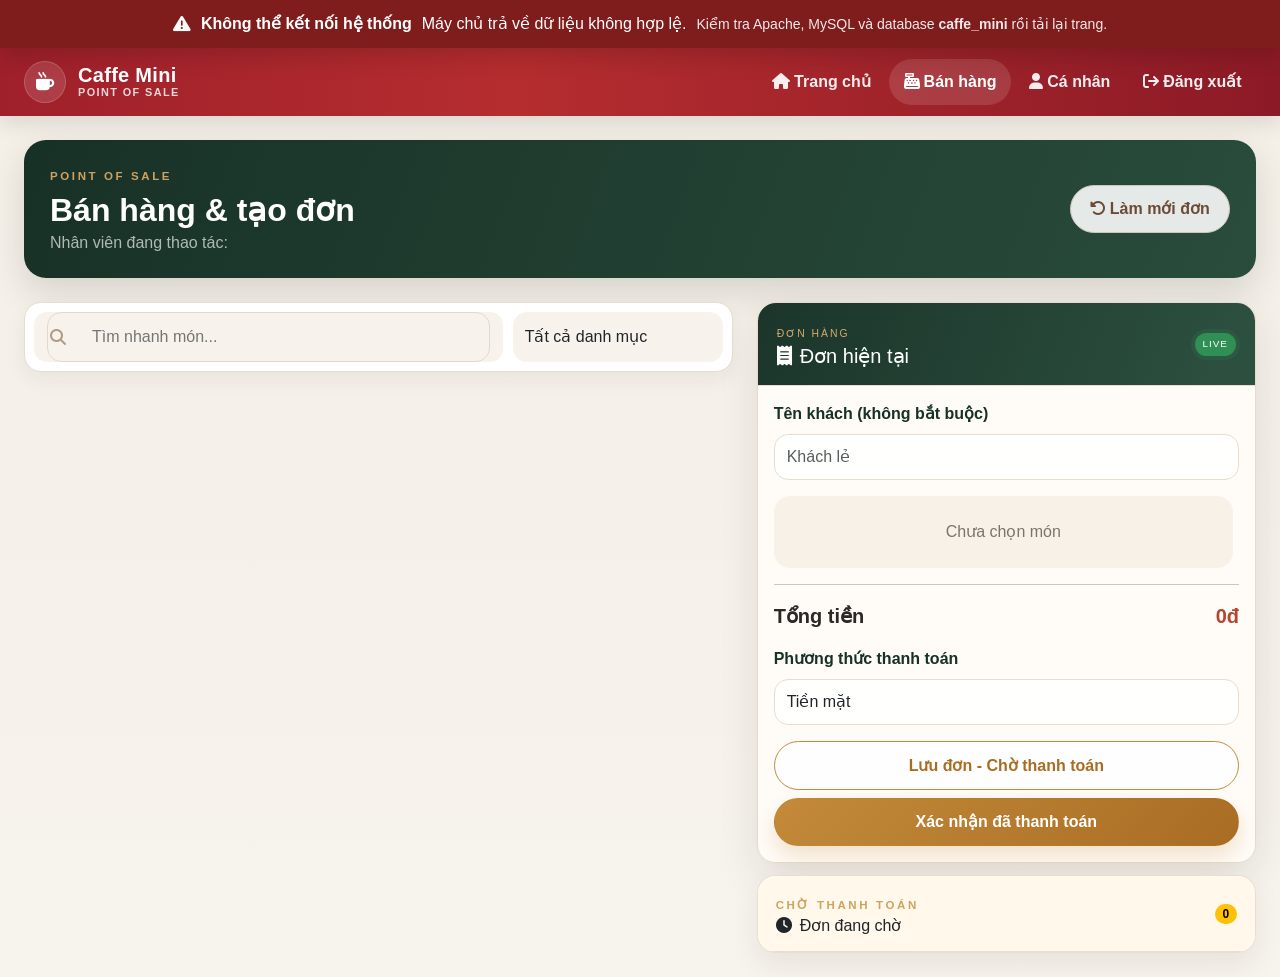
<file: sell.html>
<!DOCTYPE html>
<html lang="vi">
<head>
  <meta charset="UTF-8" />
  <meta name="viewport" content="width=device-width, initial-scale=1.0" />
  <title>Bán hàng - Caffe Mini</title>
  <link href="https://cdn.jsdelivr.net/npm/bootstrap@5.3.2/dist/css/bootstrap.min.css" rel="stylesheet" />
  <link rel="stylesheet" href="https://cdnjs.cloudflare.com/ajax/libs/font-awesome/6.4.0/css/all.min.css" />
  <link rel="stylesheet" href="css/style.css" />
</head>
<body>
<nav class="navbar navbar-expand-lg cm-navbar sticky-top"><div class="container-fluid px-lg-4"><a class="navbar-brand brand-lockup" href="index.html"><span class="brand-mark"><i class="fa-solid fa-mug-hot"></i></span><span><b>Caffe Mini</b><small>POINT OF SALE</small></span></a><div class="navbar-nav ms-auto align-items-lg-center gap-lg-1"><a class="nav-link" href="index.html"><i class="fa-solid fa-house me-1"></i>Trang chủ</a><a class="nav-link active" href="sell.html"><i class="fa-solid fa-cash-register me-1"></i>Bán hàng</a><a class="nav-link" href="profile.html"><i class="fa-solid fa-user me-1"></i>Cá nhân</a><a class="nav-link d-none" id="navAdminItem" href="admin.html"><i class="fa-solid fa-chart-pie me-1"></i>Quản trị</a><a class="nav-link" href="#" id="logoutBtn"><i class="fa-solid fa-arrow-right-from-bracket me-1"></i>Đăng xuất</a></div></div></nav>

<div class="container-fluid px-lg-4 py-4 pos-page">
  <div class="pos-header mb-4"><div><span class="admin-kicker">POINT OF SALE</span><h2>Bán hàng & tạo đơn</h2><p>Nhân viên đang thao tác: <b id="staffName"></b></p></div><button class="btn btn-outline-secondary" id="clearSaleBtn"><i class="fa-solid fa-rotate-left me-1"></i>Làm mới đơn</button></div>
  <div class="row g-4">
    <div class="col-lg-7">
      <div class="pos-filter-card mb-3"><div class="search-box-pro"><i class="fa-solid fa-magnifying-glass"></i><input id="saleSearch" placeholder="Tìm nhanh món..." /></div><select id="saleCategory" class="form-select"><option value="all">Tất cả danh mục</option></select></div>
      <div id="saleProductList" class="row g-3 pos-products"></div>
    </div>
    <div class="col-lg-5">
      <div class="card pos-order order-panel"><div class="card-header order-panel-head"><div><span>ĐƠN HÀNG</span><h5 class="mb-0"><i class="fa-solid fa-receipt me-2"></i>Đơn hiện tại</h5></div><div class="d-flex align-items-center gap-2"><span class="badge text-bg-light d-none" id="editingOrderBadge"></span><span class="order-live-dot">LIVE</span></div></div>
        <div class="card-body">
          <div class="mb-3"><label class="form-label">Tên khách (không bắt buộc)</label><input id="customerName" class="form-control" placeholder="Khách lẻ" /></div>
          <div id="saleItems"><div class="text-muted text-center py-4">Chưa chọn món</div></div>
          <hr />
          <div class="d-flex justify-content-between fs-5"><b>Tổng tiền</b><b class="text-danger" id="saleTotal">0đ</b></div>
          <div class="mt-3"><label class="form-label">Phương thức thanh toán</label><select id="paymentMethod" class="form-select"><option value="Tiền mặt">Tiền mặt</option><option value="Chuyển khoản">Chuyển khoản</option></select></div>
          <div class="d-grid gap-2 mt-3"><button class="btn btn-outline-warning fw-bold" id="saveUnpaidBtn">Lưu đơn - Chờ thanh toán</button><button class="btn btn-warning fw-bold" id="payNowBtn">Xác nhận đã thanh toán</button></div>
        </div>
      </div>
      <div class="card pending-orders-card mt-3">
        <div class="card-header d-flex justify-content-between align-items-center">
          <div><span class="admin-kicker">CHỜ THANH TOÁN</span><h6 class="mb-0"><i class="fa-solid fa-clock me-2"></i>Đơn đang chờ</h6></div>
          <span class="badge rounded-pill text-bg-warning" id="pendingOrderCount">0</span>
        </div>
        <div class="card-body p-0"><div id="pendingOrderList" class="pending-order-list"></div></div>
      </div>
    </div>
  </div>
</div>

<!-- Modal QR chuyển khoản -->
<div class="modal fade" id="transferQrModal" tabindex="-1">
  <div class="modal-dialog modal-dialog-centered modal-lg">
    <div class="modal-content">
      <div class="modal-header bg-warning">
        <h5 class="modal-title"><i class="fa-solid fa-qrcode me-2"></i>Thanh toán chuyển khoản</h5>
        <button type="button" class="btn-close" data-bs-dismiss="modal"></button>
      </div>
      <div class="modal-body">
        <div class="row g-4 align-items-center">
          <div class="col-md-6 text-center">
            <div class="qr-frame mx-auto">
              <img id="transferQrImage" class="img-fluid d-none" alt="QR chuyển khoản" />
              <div id="transferQrEmpty" class="text-muted p-4">
                <i class="fa-solid fa-building-columns fa-3x mb-3"></i>
                <div>Chưa cấu hình tài khoản nhận tiền.</div>
              </div>
            </div>
            <div id="transferQrError" class="small text-danger mt-2 d-none">Không tải được mã QR. Hãy kiểm tra Internet hoặc thông tin ngân hàng.</div>
          </div>
          <div class="col-md-6">
            <div class="alert alert-light border">
              <div class="d-flex justify-content-between"><span>Mã đơn tạm:</span><b id="transferOrderCode">-</b></div>
              <div class="d-flex justify-content-between mt-2"><span>Số tiền:</span><b class="text-danger" id="transferAmount">0đ</b></div>
            </div>
            <div class="mb-2"><label class="form-label">Mã ngân hàng</label><input id="bankCode" class="form-control" placeholder="VD: MB, VCB, BIDV, ACB, TCB" /></div>
            <div class="mb-2"><label class="form-label">Số tài khoản</label><input id="bankAccount" class="form-control" placeholder="Nhập số tài khoản nhận tiền" /></div>
            <div class="mb-3"><label class="form-label">Tên chủ tài khoản</label><input id="bankName" class="form-control" placeholder="NGUYEN VAN A" /></div>
            <button class="btn btn-outline-secondary w-100 mb-2" id="saveBankConfigBtn"><i class="fa-solid fa-floppy-disk me-1"></i>Lưu cấu hình và tạo QR</button>
            <button class="btn btn-success w-100 fw-bold" id="confirmTransferBtn"><i class="fa-solid fa-circle-check me-1"></i>Xác nhận đã nhận chuyển khoản</button>
            <small class="text-muted d-block mt-2">QR được tạo theo định dạng VietQR. Chỉ xác nhận sau khi kiểm tra tiền đã vào tài khoản.</small>
          </div>
        </div>
      </div>
    </div>
  </div>
</div>



<!-- Modal ghi nhận đánh giá sau thanh toán
     Khớp Use Case: Khách hàng đánh giá chất lượng phục vụ -> Nhân viên nhập vào hệ thống -->
<div class="modal fade" id="reviewModal" tabindex="-1">
  <div class="modal-dialog modal-dialog-centered">
    <div class="modal-content">
      <div class="modal-header bg-warning">
        <h5 class="modal-title"><i class="fa-solid fa-star me-2"></i>Đánh giá chất lượng phục vụ</h5>
        <button type="button" class="btn-close" data-bs-dismiss="modal"></button>
      </div>
      <div class="modal-body">
        <div class="alert alert-light border small mb-3">
          <b>Khách hàng đánh giá - Nhân viên ghi nhận vào hệ thống.</b><br />
          Mã đơn: <b id="reviewOrderCode">-</b>
        </div>
        <input type="hidden" id="reviewOrderId" />
        <div class="mb-3">
          <label class="form-label">Tên khách</label>
          <input id="reviewCustomer" class="form-control" placeholder="Khách lẻ" />
        </div>
        <div class="mb-3">
          <label class="form-label">Mức đánh giá</label>
          <select id="reviewRating" class="form-select">
            <option value="5">★★★★★ - Rất hài lòng</option>
            <option value="4">★★★★☆ - Hài lòng</option>
            <option value="3">★★★☆☆ - Bình thường</option>
            <option value="2">★★☆☆☆ - Chưa hài lòng</option>
            <option value="1">★☆☆☆☆ - Không hài lòng</option>
          </select>
        </div>
        <div class="mb-2">
          <label class="form-label">Nhận xét của khách</label>
          <textarea id="reviewContent" class="form-control" rows="3" placeholder="VD: Nhân viên phục vụ nhiệt tình, đồ uống ngon..."></textarea>
        </div>
        <small class="text-muted">Có thể bỏ trống nhận xét nếu khách chỉ chấm sao.</small>
      </div>
      <div class="modal-footer">
        <button type="button" class="btn btn-outline-secondary" data-bs-dismiss="modal">Bỏ qua</button>
        <button type="button" class="btn btn-warning fw-bold" id="saveReviewBtn"><i class="fa-solid fa-floppy-disk me-1"></i>Lưu đánh giá</button>
      </div>
    </div>
  </div>
</div>

<div class="toast-container position-fixed top-0 end-0 p-3" id="toastArea"></div>
<script src="https://cdn.jsdelivr.net/npm/bootstrap@5.3.2/dist/js/bootstrap.bundle.min.js"></script>
<script src="js/app.js"></script>
<script>document.addEventListener("DOMContentLoaded",()=>bootPage("sell"));</script>
</body>
</html>
</file>
<file: css/style.css>
:root {
  --cm-primary: #234436;
  --cm-primary-dark: #183126;
  --cm-accent: #c48a3a;
  --cm-accent-dark: #a86d23;
  --cm-coffee: #6a4b35;
  --cm-cream: #f7f1e7;
  --cm-cream-2: #efe6d8;
  --cm-surface: #fffdf9;
  --cm-bg: #f3eee5;
  --cm-text: #2b2926;
  --cm-muted: #7a746b;
  --cm-border: #e8ddce;
  --cm-success: #2f8f55;
  --cm-danger: #c94d45;
  --cm-shadow: 0 14px 40px rgba(32, 29, 25, 0.10);
  --cm-radius: 18px;
}

html { scroll-behavior: smooth; }
body {
  font-family: "Segoe UI", Roboto, "Helvetica Neue", Arial, sans-serif;
  background:
    radial-gradient(circle at top left, rgba(196,138,58,.10), transparent 24%),
    radial-gradient(circle at right bottom, rgba(35,68,54,.08), transparent 28%),
    var(--cm-bg);
  color: var(--cm-text);
}

.container { position: relative; }

.cm-title {
  color: var(--cm-primary-dark);
  font-weight: 800;
  border-left: 5px solid var(--cm-accent);
  padding-left: 12px;
  letter-spacing: .2px;
}
.cm-title-color { color: var(--cm-primary-dark); }
.cm-link { color: var(--cm-accent-dark); text-decoration: none; }
.cm-link:hover { color: var(--cm-primary); text-decoration: underline; }

/* Global form / card polish */
.card, .modal-content {
  border: 1px solid rgba(232,221,206,.95) !important;
  border-radius: var(--cm-radius) !important;
  box-shadow: var(--cm-shadow);
  background: rgba(255,253,249,.96);
}
.card-header, .modal-header {
  border-bottom: 1px solid var(--cm-border) !important;
  border-top-left-radius: var(--cm-radius) !important;
  border-top-right-radius: var(--cm-radius) !important;
}
.card-body { color: var(--cm-text); }
.form-control, .form-select, textarea {
  border-radius: 14px !important;
  border: 1px solid var(--cm-border) !important;
  min-height: 46px;
  box-shadow: none !important;
  background: rgba(255,255,255,.92) !important;
}
textarea.form-control { min-height: auto; }
.form-control:focus, .form-select:focus, textarea:focus {
  border-color: rgba(196,138,58,.65) !important;
  box-shadow: 0 0 0 .22rem rgba(196,138,58,.15) !important;
}
.form-label { font-weight: 600; color: var(--cm-primary-dark); }

.btn { border-radius: 999px; padding: .7rem 1.2rem; font-weight: 700; }
.btn-warning {
  background: linear-gradient(135deg, var(--cm-accent), var(--cm-accent-dark));
  border-color: transparent;
  color: #fff;
  box-shadow: 0 10px 22px rgba(196,138,58,.24);
}
.btn-warning:hover {
  background: linear-gradient(135deg, #d49a4b, var(--cm-accent));
  color: #fff;
  transform: translateY(-1px);
}
.btn-outline-warning {
  border-color: var(--cm-accent) !important;
  color: var(--cm-accent-dark) !important;
  background: rgba(255,255,255,.85);
}
.btn-outline-warning:hover { background: var(--cm-accent); color: #fff !important; }
.btn-outline-secondary {
  border-color: #cfc5b7; color: var(--cm-coffee); background: rgba(255,255,255,.88);
}
.btn-outline-secondary:hover { background: var(--cm-cream-2); color: var(--cm-primary-dark); }
.btn-success { border-color: transparent; box-shadow: 0 10px 20px rgba(47,143,85,.18); }

/* Navbar */
.cm-navbar {
  background: linear-gradient(90deg, var(--cm-primary-dark), var(--cm-primary), var(--cm-coffee));
  box-shadow: 0 8px 22px rgba(0,0,0,.10);
  backdrop-filter: blur(10px);
}
.cm-navbar .navbar-brand,
.cm-navbar .nav-link { color:#fff !important; font-weight: 600; }
.cm-navbar .navbar-brand { letter-spacing: .3px; }
.cm-navbar .nav-link {
  opacity: .92;
  padding: .7rem .9rem !important;
  border-radius: 999px;
  transition: all .2s ease;
}
.cm-navbar .nav-link:hover,
.cm-navbar .nav-link.active {
  color:#fff !important;
  background: rgba(255,255,255,.12);
  opacity: 1;
}
.cm-navbar .nav-link.active { font-weight:700; }

/* Banner */
.cm-banner {
  position: relative;
  overflow: hidden;
  min-height: 390px;
  display:flex;
  align-items:center;
  justify-content:center;
  color:#fff;
  background:
    linear-gradient(105deg, rgba(18,38,30,.88), rgba(35,68,54,.75) 45%, rgba(106,75,53,.68)),
    url("https://images.unsplash.com/photo-1509042239860-f550ce710b93?auto=format&fit=crop&w=1400&q=80") center/cover no-repeat;
}
.cm-banner::before {
  content:"";
  position:absolute; inset:0;
  background: radial-gradient(circle at 15% 18%, rgba(196,138,58,.24), transparent 20%),
              radial-gradient(circle at 82% 70%, rgba(255,255,255,.08), transparent 18%);
}
.cm-banner .container { position: relative; z-index: 1; }
.cm-banner h1 { text-shadow: 0 8px 28px rgba(0,0,0,.30); letter-spacing: .6px; }
.cm-banner .lead { max-width: 680px; margin: 0 auto; color: rgba(255,255,255,.92); }
.cm-banner .btn { min-width: 180px; }

/* Product cards */
.product-card {
  border-radius: 24px !important;
  overflow: hidden;
  background: linear-gradient(180deg, rgba(255,255,255,.98), rgba(250,246,240,.98));
  box-shadow: 0 14px 36px rgba(39,35,29,.10);
  transition: transform .28s ease, box-shadow .28s ease;
  height: 100%;
}
.product-card:hover {
  transform: translateY(-8px);
  box-shadow: 0 20px 42px rgba(39,35,29,.16);
}
.product-card img {
  height: 215px;
  object-fit: cover;
  width: 100%;
  background: #f3eee5;
}
.product-card .card-body { padding: 1.15rem 1.15rem 1.2rem; }
.product-card .badge-category {
  background: rgba(35,68,54,.12);
  color: var(--cm-primary-dark);
  border: 1px solid rgba(35,68,54,.10);
  font-weight: 700;
  padding: .45rem .7rem;
  border-radius: 999px;
}
.product-card .price {
  color: var(--cm-accent-dark);
  font-weight: 800;
  font-size: 1.15rem;
}
.product-card .desc { color: var(--cm-muted); min-height: 42px; }
.product-card .btn { width: 100%; }

/* Auth */
.auth-bg {
  background:
    linear-gradient(135deg, rgba(24,49,38,.90), rgba(106,75,53,.78)),
    url("https://images.unsplash.com/photo-1495474472287-4d71bcdd2085?auto=format&fit=crop&w=1200&q=80") center/cover no-repeat;
  min-height:100vh;
}
.auth-card {
  background: rgba(255,252,247,.95);
  border-radius: 28px !important;
  width:100%;
  max-width: 490px;
  border:1px solid rgba(255,255,255,.35) !important;
  backdrop-filter: blur(12px);
}
.auth-card .text-warning { color: var(--cm-accent) !important; }
.auth-card h3 { font-size: 2rem; }

/* Footer */
.cm-footer {
  background: linear-gradient(90deg, var(--cm-primary-dark), var(--cm-primary));
  color:#fff; margin-top:52px;
  border-top: 1px solid rgba(255,255,255,.08);
}

/* Table */
.cm-table {
  --bs-table-bg: transparent;
  vertical-align: middle;
}
.cm-table th {
  background: linear-gradient(180deg, var(--cm-cream), var(--cm-cream-2));
  color: var(--cm-primary-dark);
  font-weight: 800;
  border-bottom-width: 1px;
}
.cm-table td { color: var(--cm-text); }
.cm-table img.thumb { width: 60px; height: 60px; object-fit: cover; border-radius: 12px; }
.table > :not(caption) > * > * { padding: .9rem .8rem; border-color: var(--cm-border); }

/* Stats & tabs */
.cm-stat-card {
  border: 0; border-radius: 20px !important; color:#fff;
  transition: transform .22s ease, box-shadow .22s ease;
  overflow: hidden;
}
.cm-stat-card .card-body { padding: 1.2rem 1.25rem; }
.cm-stat-card:hover { transform: translateY(-4px); }
.cm-stat-orange { background: linear-gradient(135deg, #c48a3a, #a86d23); }
.cm-stat-yellow { background: linear-gradient(135deg, #efe0b2, #d7bb70); color:#4f3921; }
.cm-stat-brown  { background: linear-gradient(135deg, #6a4b35, #875e42); }
.cm-stat-green  { background: linear-gradient(135deg, #234436, #38634f); }
.cm-tabs { gap: .55rem !important; }
.cm-tabs .nav-link {
  color: var(--cm-primary-dark);
  font-weight: 700;
  border-radius: 999px;
  background: rgba(255,255,255,.72);
  border: 1px solid var(--cm-border);
  padding: .8rem 1.15rem;
  box-shadow: 0 6px 18px rgba(32, 29, 25, .05);
}
.cm-tabs .nav-link.active {
  background: linear-gradient(135deg, var(--cm-accent), var(--cm-accent-dark)) !important;
  border-color: transparent;
  color:#fff !important;
}

/* POS */
.pos-products {
  max-height:68vh; overflow:auto; padding-right:6px;
}
.pos-order { position: sticky; top: 92px; }
.pos-item { border-bottom:1px dashed var(--cm-border); padding:12px 0; }
.pos-item:last-child { border-bottom:0; }
#saleItems .text-muted { background: var(--cm-cream); border-radius: 16px; }

.badge-status-unpaid { background:#f0c96c; color:#523c16; }
.badge-status-paid { background:#2f8f55; }
.badge-status-cancelled { background:#c94d45; }
.review-stars { color:#d59a35; letter-spacing:2px; }

.loading-overlay {
  position:fixed; inset:0; background:rgba(247,241,231,.76); z-index:9999;
  display:flex; align-items:center; justify-content:center;
}
.cm-toast { border-left:5px solid var(--cm-accent); }
.toast { border-radius: 14px !important; box-shadow: var(--cm-shadow); }
@keyframes fadeIn { from {opacity:0; transform:translateY(5px)} to {opacity:1; transform:translateY(0)} }
.fade-in { animation:fadeIn .28s ease; }

/* QR */
.qr-frame {
  width: 320px; min-height: 320px; max-width:100%;
  background: linear-gradient(180deg,#fff,#faf5ee);
  border: 2px dashed #d7bf9f;
  border-radius: 22px;
  display:flex; align-items:center; justify-content:center; padding:14px;
}
.qr-frame img { max-height: 310px; object-fit: contain; }

/* AI widget */
.ai-fab {
  position:fixed; right:22px; bottom:22px; width:60px; height:60px; border:0; border-radius:50%;
  background: linear-gradient(135deg, var(--cm-accent), var(--cm-primary)); color:#fff; font-size:24px;
  box-shadow: 0 14px 28px rgba(0,0,0,.22); z-index:1055;
}
.ai-widget {
  position:fixed; right:22px; bottom:94px; width:370px; max-width:calc(100vw - 28px); height:500px; max-height:70vh;
  background:#fff; border-radius:22px; box-shadow:0 18px 42px rgba(0,0,0,.25); overflow:hidden; z-index:1055;
  display:none; flex-direction:column; border:1px solid var(--cm-border);
}
.ai-widget.open { display:flex; }
.ai-head { background: linear-gradient(90deg, var(--cm-primary-dark), var(--cm-primary), var(--cm-coffee)); color:#fff; padding:13px 15px; display:flex; align-items:center; justify-content:space-between; }
.ai-head small { display:block; opacity:.88; font-size:.72rem; margin-top:1px; }
.ai-messages { flex:1; overflow:auto; padding:12px; background: #fbf6ed; }
.ai-msg { max-width:84%; padding:10px 12px; border-radius:16px; margin:7px 0; white-space:pre-wrap; line-height:1.4; }
.ai-msg.bot { background:#fff; border:1px solid var(--cm-border); margin-right:auto; }
.ai-msg.user { background: var(--cm-primary); color:#fff; margin-left:auto; }
.ai-quick { padding:8px 10px; display:flex; gap:6px; flex-wrap:wrap; border-top:1px solid #eee; background: #fff; }
.ai-quick button { border:1px solid #e2d2be; background:#fff8ec; color:var(--cm-coffee); border-radius:999px; padding:5px 10px; font-size:.78rem; }
.ai-input { display:flex; gap:7px; padding:10px; border-top:1px solid #eee; background:#fff; }
.ai-input input { flex:1; border:1px solid #ddd; border-radius:999px; padding:10px 14px; outline:none; }
.ai-input button { width:42px; border:0; border-radius:50%; background: var(--cm-accent); color:#fff; }

/* Extra polish */
.bg-warning { background: linear-gradient(135deg, var(--cm-accent), var(--cm-accent-dark)) !important; color:#fff !important; }
.alert-light { background: #fffaf1; border-color: var(--cm-border) !important; }
.text-danger { color: #b4452f !important; }
.text-muted { color: var(--cm-muted) !important; }
.navbar-toggler { border-color: rgba(255,255,255,.35) !important; }

@media (max-width: 991px) {
  .cm-navbar .navbar-collapse { margin-top: .8rem; }
  .cm-banner { min-height: 340px; }
}

@media (max-width: 768px) {
  .cm-banner h1 { font-size: 2rem; }
  .pos-order { position: static; }
  .product-card img { height: 185px; }
}
@media (max-width: 576px) {
  .auth-card { padding: 1.25rem !important; }
  .ai-fab { right:14px; bottom:14px; }
  .ai-widget { right:14px; bottom:82px; width:calc(100vw - 28px); height:62vh; }
  .qr-frame { width:280px; min-height:280px; }
  .cm-tabs .nav-link { padding: .65rem 1rem; }
}


/* =====================================================
   PROFESSIONAL BRAND LAYER - FINAL
   ===================================================== */
body { background-color:#f5f1e9; }
.brand-lockup { display:flex; align-items:center; gap:10px; text-decoration:none; color:#fff; }
.brand-lockup .brand-mark { width:42px; height:42px; border-radius:50%; display:grid; place-items:center; background:rgba(255,255,255,.13); border:1px solid rgba(255,255,255,.18); }
.brand-lockup b { display:block; font-size:1.25rem; line-height:1; }
.brand-lockup small { display:block; margin-top:5px; font-size:.58rem; letter-spacing:2.2px; opacity:.7; }
.nav-login-btn { border:1px solid rgba(255,255,255,.22); padding-left:1rem!important; padding-right:1rem!important; }

.cm-hero-pro { position:relative; overflow:hidden; background:linear-gradient(115deg,#14281f 0%,#234436 55%,#5b4332 100%); color:#fff; min-height:550px; }
.cm-hero-pro::before { content:""; position:absolute; width:420px; height:420px; border-radius:50%; top:-210px; left:-120px; background:rgba(196,138,58,.14); }
.cm-hero-pro::after { content:""; position:absolute; width:340px; height:340px; border:1px solid rgba(255,255,255,.08); border-radius:50%; right:-130px; bottom:-170px; }
.cm-hero-pro .container { position:relative; z-index:2; }
.hero-eyebrow, .admin-kicker, .story-kicker, .section-heading>span, .modal-kicker { color:#cfa25f; font-size:.72rem; font-weight:800; letter-spacing:2.6px; text-transform:uppercase; }
.hero-eyebrow { display:flex; align-items:center; gap:10px; }
.hero-eyebrow>span { width:36px; height:1px; background:#cfa25f; }
.cm-hero-pro h1 { font-size:clamp(3.1rem,6vw,5.6rem); line-height:.98; font-weight:800; letter-spacing:-2px; margin:18px 0 22px; }
.cm-hero-pro h1 em { color:#d7aa65; font-style:normal; font-weight:700; }
.hero-copy { max-width:620px; color:rgba(255,255,255,.76); font-size:1.08rem; line-height:1.8; }
.btn-hero-outline { color:#fff; border:1px solid rgba(255,255,255,.30); background:rgba(255,255,255,.06); }
.btn-hero-outline:hover { color:#fff; background:rgba(255,255,255,.13); border-color:rgba(255,255,255,.45); }
.hero-metrics { display:flex; flex-wrap:wrap; gap:14px; }
.hero-metrics>div { min-width:120px; padding:11px 15px; border-left:1px solid rgba(255,255,255,.20); }
.hero-metrics b { display:block; color:#e3bb7a; font-size:1.2rem; }
.hero-metrics span { display:block; color:rgba(255,255,255,.66); font-size:.78rem; }
.hero-collage { position:relative; min-height:430px; }
.hero-main-shot { position:absolute; right:40px; top:25px; width:330px; height:390px; overflow:hidden; border-radius:180px 180px 28px 28px; box-shadow:0 28px 60px rgba(0,0,0,.30); border:1px solid rgba(255,255,255,.18); }
.hero-main-shot img, .hero-mini-shot img { width:100%; height:100%; object-fit:cover; }
.hero-mini-shot { position:absolute; width:150px; height:150px; overflow:hidden; border-radius:26px; border:7px solid #234436; box-shadow:0 18px 35px rgba(0,0,0,.25); }
.hero-mini-a { left:18px; top:55px; transform:rotate(-5deg); }
.hero-mini-b { left:38px; bottom:16px; transform:rotate(5deg); }
.hero-float-card { position:absolute; right:0; bottom:35px; background:#fffaf2; color:#23372d; padding:14px 18px; border-radius:16px; display:flex; gap:11px; align-items:center; box-shadow:0 18px 35px rgba(0,0,0,.18); }
.hero-float-card>i { width:38px; height:38px; border-radius:50%; display:grid; place-items:center; background:#e9ddc7; color:#234436; }
.hero-float-card b,.hero-float-card small { display:block; } .hero-float-card small { color:#837768; font-size:.76rem; }

.feature-strip { margin-top:-27px; position:relative; z-index:5; }
.feature-pill { height:100%; display:flex; align-items:center; gap:14px; background:#fffdf8; border:1px solid #e7ddcf; border-radius:18px; padding:18px 20px; box-shadow:0 14px 34px rgba(38,33,27,.10); }
.feature-pill>span { flex:0 0 46px; width:46px; height:46px; border-radius:50%; background:#edf1ec; display:grid; place-items:center; color:#234436; }
.feature-pill b,.feature-pill small { display:block; } .feature-pill small { margin-top:3px; color:#857b6f; }
.section-heading h2 { font-size:2.3rem; font-weight:800; color:#1f382d; margin:8px 0; }
.section-heading p { color:#7e756a; max-width:650px; margin:auto; }
.menu-toolbar { max-width:800px; margin-left:auto; margin-right:auto; display:grid; grid-template-columns:1fr 220px; gap:12px; background:#fff; border:1px solid #e8ddcf; padding:10px; border-radius:18px; box-shadow:0 10px 28px rgba(37,31,24,.07); }
.search-box-pro { display:flex; align-items:center; gap:10px; padding:0 13px; border-radius:13px; background:#f7f3ec; }
.search-box-pro i { color:#8c7a62; }.search-box-pro input { width:100%; border:0; outline:none; background:transparent; min-height:46px; }
.menu-toolbar .form-select { border:0!important; background-color:#f7f3ec!important; }
.premium-product-card { border:1px solid #e9dfd2!important; }
.product-image-wrap { position:relative; overflow:hidden; background:#eee8de; }
.product-image-wrap img { transition:transform .45s ease; }
.product-card:hover .product-image-wrap img { transform:scale(1.045); }
.product-price-float { position:absolute; right:12px; bottom:12px; background:rgba(24,49,38,.92); color:#fff; padding:8px 11px; border-radius:999px; font-size:.86rem; font-weight:800; box-shadow:0 6px 15px rgba(0,0,0,.18); backdrop-filter:blur(6px); }
.product-name { color:#24382f; font-weight:800; min-height:48px; }
.product-detail-btn { display:flex; align-items:center; justify-content:space-between; background:#f4eee4; color:#624c38; border:0; box-shadow:none; }
.product-detail-btn:hover { background:#234436; color:#fff; }
.empty-state { text-align:center; background:#fff; border:1px dashed #d9cdbd; border-radius:20px; padding:45px; color:#877b6c; }
.empty-state i { font-size:2rem; color:#c48a3a; margin-bottom:10px; }
.brand-story-card { background:linear-gradient(120deg,#1a3429,#284a3b 60%,#6a4b35); color:#fff; border-radius:28px; padding:38px 42px; box-shadow:0 20px 45px rgba(32,35,30,.18); overflow:hidden; position:relative; }
.brand-story-card::after { content:""; position:absolute; width:240px; height:240px; border-radius:50%; border:1px solid rgba(255,255,255,.08); right:-70px; top:-100px; }
.brand-story-card h3 { font-size:2rem; font-weight:800; margin:9px 0 14px; }.brand-story-card p { color:rgba(255,255,255,.72); line-height:1.75; margin:0; }
.story-steps { display:grid; grid-template-columns:1fr 1fr; gap:10px; }.story-steps>div { background:rgba(255,255,255,.08); border:1px solid rgba(255,255,255,.10); padding:15px; border-radius:14px; display:flex; gap:10px; align-items:center; }.story-steps span { color:#ddb36f; font-weight:800; }.story-steps b { font-size:.9rem; }
.cm-footer-pro { background:#14281f; color:rgba(255,255,255,.72); }.footer-brand { color:#fff; }

/* Authentication */
.auth-bg-pro { background:#f3eee6; min-height:100vh; }
.auth-shell { min-height:100vh; display:grid; grid-template-columns:minmax(420px,1.05fr) minmax(430px,.95fr); }
.auth-visual { position:relative; background:url("../media/Ca_phe_den.png") center/cover no-repeat; align-items:flex-end; padding:64px; overflow:hidden; }
.auth-visual-overlay { position:absolute; inset:0; background:linear-gradient(180deg,rgba(16,34,27,.30),rgba(16,34,27,.92)); }
.auth-brand-copy { position:relative; z-index:2; color:#fff; max-width:610px; }.auth-brand-copy h1 { font-size:3.5rem; font-weight:800; line-height:1.05; margin:20px 0; }.auth-brand-copy p { color:rgba(255,255,255,.76); font-size:1.05rem; line-height:1.7; }.auth-badges { display:flex; flex-wrap:wrap; gap:9px; margin-top:22px; }.auth-badges span { padding:8px 11px; border-radius:999px; background:rgba(255,255,255,.10); border:1px solid rgba(255,255,255,.13); font-size:.8rem; }
.auth-form-side { display:flex; align-items:center; justify-content:center; padding:35px; }.auth-form-box { width:100%; max-width:480px; }.auth-form-box h2 { font-weight:800; color:#1f382d; margin:14px 0 5px; }.auth-icon { width:58px; height:58px; border-radius:18px; display:grid; place-items:center; background:#e8ddca; color:#234436; font-size:1.35rem; }.auth-back { color:#726858; text-decoration:none; font-size:.88rem; }.auth-back:hover { color:#234436; }.input-icon-wrap { position:relative; }.input-icon-wrap>i { position:absolute; left:15px; top:50%; transform:translateY(-50%); z-index:2; color:#9a8d7d; }.input-icon-wrap .form-control { padding-left:43px; }

/* POS */
.pos-page { background:linear-gradient(180deg,#f4efe7,#f7f3ed); min-height:calc(100vh - 74px); }.pos-header,.admin-page-head { display:flex; align-items:center; justify-content:space-between; gap:20px; background:linear-gradient(110deg,#183126,#294c3c); color:#fff; padding:23px 26px; border-radius:22px; box-shadow:0 14px 34px rgba(35,44,38,.14); }.pos-header h2,.admin-page-head h1 { font-weight:800; margin:4px 0 2px; }.pos-header p,.admin-page-head p { color:rgba(255,255,255,.66); margin:0; }.pos-filter-card { display:grid; grid-template-columns:1fr 210px; gap:10px; background:#fff; padding:9px; border-radius:17px; border:1px solid #e7ddcf; box-shadow:0 8px 20px rgba(42,35,29,.06); }.pos-filter-card .form-select { border:0!important; background-color:#f7f3ec!important; }.pos-product-card .product-image-wrap img { height:170px; }.order-panel { border:1px solid #e6dacb!important; }.order-panel-head { background:linear-gradient(110deg,#1b352a,#2d5140)!important; color:#fff!important; display:flex; align-items:center; justify-content:space-between; padding:17px 19px; }.order-panel-head span:first-child { color:#d4ad6e; font-size:.65rem; letter-spacing:2px; }.order-live-dot { background:#2f8f55; color:#fff!important; border-radius:999px; padding:4px 8px; font-size:.62rem!important; letter-spacing:1px!important; box-shadow:0 0 0 4px rgba(47,143,85,.16); }

/* Admin */
.admin-page { min-height:calc(100vh - 70px); }.admin-head-badge { display:flex; gap:11px; align-items:center; padding:10px 14px; border:1px solid rgba(255,255,255,.13); border-radius:14px; background:rgba(255,255,255,.07); }.admin-head-badge i { color:#d9b070; font-size:1.3rem; }.admin-head-badge span { font-size:.75rem; color:rgba(255,255,255,.65); }.admin-head-badge b { color:#fff; }.admin-user-chip { background:rgba(255,255,255,.08); }.stat-body { display:flex; justify-content:space-between; align-items:center; }.stat-body p { margin:0 0 4px; font-size:.8rem; opacity:.84; }.stat-body h4 { margin:0; font-weight:800; font-size:1.65rem; }.stat-body small { display:block; margin-top:3px; opacity:.7; font-size:.7rem; }.stat-icon { width:48px; height:48px; border-radius:15px; display:grid; place-items:center; background:rgba(255,255,255,.14); font-size:1.15rem; }

/* Profile */
.profile-avatar { width:72px; height:72px; border-radius:24px; display:grid; place-items:center; margin:0 auto 12px; background:linear-gradient(135deg,#234436,#6a4b35); color:#fff; font-size:1.5rem; box-shadow:0 12px 24px rgba(35,68,54,.18); }.profile-head h2 { font-weight:800; color:#1f382d; margin:5px 0; }.profile-head p { color:#7e756a; }.profile-card-head { background:#1f3d30!important; color:#fff!important; padding:16px 20px; font-weight:800; }

@media(max-width:991px){.hero-collage{min-height:390px;max-width:560px;margin:auto}.auth-shell{grid-template-columns:1fr}.auth-form-side{min-height:100vh}.menu-toolbar,.pos-filter-card{grid-template-columns:1fr}.cm-hero-pro h1{font-size:3.5rem}.admin-page-head,.pos-header{align-items:flex-start;flex-direction:column}.hero-main-shot{right:50%;transform:translateX(50%)}.hero-mini-a{left:5%}.hero-mini-b{left:12%}}
@media(max-width:576px){.cm-hero-pro{min-height:auto}.cm-hero-pro h1{font-size:2.8rem}.hero-collage{min-height:330px}.hero-main-shot{width:250px;height:300px}.hero-mini-shot{width:105px;height:105px}.hero-float-card{right:5px;bottom:10px}.feature-strip{margin-top:15px}.brand-story-card{padding:28px 22px}.story-steps{grid-template-columns:1fr}.section-heading h2{font-size:1.9rem}.auth-form-side{padding:24px 18px}.cm-tabs{flex-wrap:nowrap;overflow:auto;padding-bottom:5px}.cm-tabs .nav-link{white-space:nowrap}}


/* ===== Premium homepage showcase final ===== */
body { background: #f7f1e8; }
.cm-navbar {
  background: linear-gradient(90deg, #9f202b, #b52d2f 40%, #8c1a26 100%);
}
.brand-lockup { display:flex; align-items:center; gap:12px; text-decoration:none; }
.brand-lockup span:last-child { display:flex; flex-direction:column; line-height:1.05; }
.brand-lockup small { font-size:.68rem; letter-spacing:1.4px; opacity:.82; margin-top:2px; }
.brand-mark {
  width:44px; height:44px; border-radius:50%; display:grid; place-items:center;
  background: rgba(255,255,255,.14); color:#fff; font-size:1.15rem;
  border:1px solid rgba(255,255,255,.16);
}
.nav-login-btn { background: rgba(255,255,255,.12); }

.hero-showcase {
  background: linear-gradient(135deg, #96202a 0%, #b52d2f 45%, #6d1117 100%);
  color:#fff; padding: 26px 0 42px; position:relative; overflow:hidden;
}
.hero-showcase:before {
  content:""; position:absolute; inset:0;
  background: radial-gradient(circle at 14% 28%, rgba(255,219,118,.18), transparent 14%),
              radial-gradient(circle at 87% 15%, rgba(255,255,255,.08), transparent 12%);
}
.hero-showcase .container { position:relative; z-index:1; }
.hero-topline { color:#ffd66d; font-size:.82rem; letter-spacing:2.8px; font-weight:700; margin-bottom:18px; }
.hero-showcase-grid { display:grid; grid-template-columns: 1.05fr .95fr; gap: 34px; align-items:center; }
.hero-showcase-copy h1 { font-size: clamp(2.5rem, 5vw, 4.4rem); line-height:1.02; font-weight:900; margin-bottom:18px; }
.hero-showcase-copy p { font-size:1.08rem; max-width: 620px; color: rgba(255,255,255,.92); }
.hero-actions { display:flex; flex-wrap:wrap; gap:12px; margin-top:26px; }
.btn-hero-outline { border:1px solid rgba(255,255,255,.58) !important; color:#fff !important; background:transparent; }
.btn-hero-outline:hover { background:rgba(255,255,255,.10); color:#fff !important; }
.hero-mini-stats { display:flex; flex-wrap:wrap; gap:18px; margin-top:26px; }
.hero-mini-stats > div { min-width:110px; background: rgba(255,255,255,.08); border:1px solid rgba(255,255,255,.12); padding:12px 14px; border-radius:16px; }
.hero-mini-stats strong { display:block; font-size:1.15rem; }
.hero-mini-stats span { display:block; font-size:.86rem; color: rgba(255,255,255,.82); }
.hero-showcase-visual { position:relative; min-height:480px; }
.hero-visual-main {
  position:absolute; right:20px; top:10px; width:min(70%, 420px); height:420px;
  background: linear-gradient(180deg, rgba(255,255,255,.18), rgba(255,255,255,.04));
  border-radius:30px; backdrop-filter: blur(6px); padding:22px;
  box-shadow: 0 24px 60px rgba(0,0,0,.18); border:1px solid rgba(255,255,255,.12);
}
.hero-visual-main img, .hero-visual-small img { width:100%; height:100%; object-fit:cover; border-radius:24px; }
.hero-visual-small {
  position:absolute; width:200px; height:200px; background:#fff4; padding:12px; border-radius:26px;
  box-shadow: 0 18px 48px rgba(0,0,0,.16); border:1px solid rgba(255,255,255,.15);
}
.hero-visual-small.small-one { left:10px; bottom:40px; }
.hero-visual-small.small-two { left:140px; top:150px; width:170px; height:170px; }

.section-showcase { background:#f7f1e8; }
.showcase-row { padding: 0; }
.showcase-grid { display:grid; grid-template-columns: 1fr 1fr; align-items:center; min-height: 420px; }
.showcase-grid.reverse { grid-template-columns: 1fr 1fr; }
.showcase-copy { padding: 60px 40px; }
.showcase-kicker { display:inline-block; font-size:.82rem; letter-spacing:2.2px; font-weight:800; margin-bottom:10px; }
.showcase-copy h2 { font-size: clamp(2.6rem, 5vw, 4rem); font-weight:900; margin-bottom:16px; text-transform:uppercase; }
.showcase-copy p { font-size:1.06rem; max-width: 520px; line-height:1.72; }
.showcase-btn { min-width:210px; margin-top:18px; border-radius:8px !important; font-weight:700; }
.showcase-media { position:relative; height:100%; min-height: 420px; display:flex; align-items:flex-end; justify-content:center; overflow:hidden; }
.showcase-media img { max-width: 85%; max-height: 92%; object-fit:contain; filter: drop-shadow(0 20px 24px rgba(0,0,0,.18)); }
.theme-coffee { background: linear-gradient(90deg, #080808 0 48%, #5c3b28 48% 100%); color:#fff; }
.theme-coffee .showcase-kicker { color:#d8ab66; }
.theme-tea { background: linear-gradient(90deg, #dfe9c8 0 52%, #cfdcb4 52% 100%); color:#fff; }
.theme-tea .showcase-copy { color:#eef3e6; }
.theme-tea .showcase-copy h2, .theme-tea .showcase-kicker { color:#fff; }
.theme-tea .showcase-copy p { color: rgba(255,255,255,.9); }
.theme-freeze { background: linear-gradient(90deg, #dcedf9 0 52%, #cde6f7 52% 100%); color:#10503b; }
.theme-freeze .showcase-kicker { color:#2e7d55; }
.theme-freeze .showcase-copy p { color:#2c5846; }
.theme-snack { background: linear-gradient(90deg, #efe3bc 0 52%, #e6d9b0 52% 100%); color:#2f2a28; }
.theme-snack .showcase-kicker { color:#7d4e29; }
.theme-snack .showcase-copy p { color:#51453d; }

.menu-explorer { background:#f8f4ed; padding: 62px 0 70px; }
.section-heading span { display:inline-block; color:#a5232d; font-weight:800; letter-spacing:2px; font-size:.8rem; margin-bottom:8px; }
.section-heading h2 { font-size: clamp(2rem, 4vw, 3rem); font-weight:900; color:#2e2924; }
.section-heading p { max-width:740px; margin:0 auto; color:#6b645b; }
.category-chips { display:flex; flex-wrap:wrap; gap:10px; justify-content:center; }
.category-chips .chip {
  border:1px solid #e4d5c4; background:#fff; color:#6a3025; border-radius:999px; padding:10px 16px; font-weight:700;
  box-shadow:0 6px 18px rgba(32,29,25,.05);
}
.category-chips .chip.active, .category-chips .chip:hover { background:#a5232d; border-color:#a5232d; color:#fff; }
.menu-toolbar {
  background:#fff; border:1px solid #ebdfd0; border-radius:22px; padding:18px; display:grid; grid-template-columns: 1.5fr .9fr; gap:14px;
  box-shadow: 0 14px 40px rgba(28,22,15,.05);
}
.search-box-pro { position:relative; }
.search-box-pro i { position:absolute; left:16px; top:50%; transform:translateY(-50%); color:#b19a82; }
.search-box-pro input { width:100%; height:50px; padding:0 16px 0 44px; border-radius:14px; border:1px solid #e5d8ca; outline:none; }
.search-box-pro input:focus { border-color:#b02831; }

.system-section { padding: 0 0 70px; background:#f8f4ed; }
.system-panel {
  background: linear-gradient(135deg, #fff, #fff8ef); border:1px solid #eadbc7; border-radius:30px; padding:36px; box-shadow:0 20px 48px rgba(24,20,17,.06);
}
.premium-steps { display:grid; grid-template-columns:1fr 1fr; gap:14px; }
.premium-steps > div { background:#fff; border:1px solid #efdfcc; border-radius:18px; padding:18px; }
.premium-steps span {
  display:inline-flex; width:40px; height:40px; align-items:center; justify-content:center; border-radius:50%;
  background:#a5232d; color:#fff; font-weight:800; margin-bottom:10px;
}
.premium-steps b { display:block; color:#2f2a28; }
.cm-footer-pro { background: linear-gradient(90deg, #8c1a26, #a5232d); color:#fff; }
.footer-brand small { color: rgba(255,255,255,.82); }

/* Better product card look for final */
.product-card {
  border-radius: 22px !important; overflow:hidden; background:#fff; box-shadow:0 12px 28px rgba(34,25,20,.08);
  border:1px solid #eee2d4;
}
.product-card img { height: 250px; }
.product-card .card-body { padding: 1.05rem; }
.product-card .price { color:#a5232d; font-size:1.18rem; }
.product-card .btn-warning { background: linear-gradient(135deg, #b52d2f, #8c1a26); box-shadow:none; }
.product-card .badge-category { background:#f7ece0; color:#8c5830; border-color:#f1dec8; }

@media (max-width: 991px) {
  .hero-showcase-grid, .showcase-grid, .showcase-grid.reverse { grid-template-columns: 1fr; }
  .hero-showcase-visual { min-height: 420px; }
  .hero-visual-main { position:relative; right:auto; top:auto; width:100%; max-width:380px; margin:0 auto; }
  .hero-visual-small.small-one { left:10px; bottom:0; }
  .hero-visual-small.small-two { right:10px; left:auto; top:40px; }
  .showcase-copy { padding:42px 24px 24px; }
  .showcase-media { min-height:300px; padding: 0 0 20px; }
  .menu-toolbar { grid-template-columns: 1fr; }
}
@media (max-width: 576px) {
  .hero-showcase-copy h1 { font-size: 2.2rem; }
  .hero-mini-stats { gap:10px; }
  .hero-mini-stats > div { flex:1 1 100px; }
  .hero-showcase-visual { min-height: 360px; }
  .hero-visual-small { width:140px; height:140px; }
  .hero-visual-small.small-two { width:130px; height:130px; }
  .showcase-copy h2 { font-size: 2.2rem; }
  .showcase-media img { max-width: 92%; }
}

/* Database-backed final system additions */
.pending-orders-card{border:0;box-shadow:0 12px 28px rgba(64,35,22,.08);overflow:hidden;border-radius:18px}.pending-orders-card .card-header{background:#fff8eb;border-bottom:1px solid #f2e6d3;padding:16px 18px}.pending-order-list{max-height:360px;overflow:auto}.pending-order-row{display:grid;grid-template-columns:1fr auto;gap:12px;padding:14px 16px;border-bottom:1px solid #f1ebe3;transition:.2s}.pending-order-row:last-child{border-bottom:0}.pending-order-row:hover,.pending-order-row.active{background:#fff8eb}.pending-order-row small,.pending-order-row span{display:block;color:#777;font-size:.78rem;margin-top:3px}.pending-order-row strong{display:block;color:#a51e2c}.system-fatal{position:relative;z-index:99999;background:#7f1d1d;color:#fff;padding:12px 18px;text-align:center;box-shadow:0 8px 24px rgba(0,0,0,.16)}.system-fatal div{display:flex;justify-content:center;align-items:center;gap:10px;flex-wrap:wrap}.system-fatal small{opacity:.9}.system-fatal i{font-size:1.1rem}

/* =====================================================
   POS FIX V4 - on dinh, khong che nut thanh toan
   - Khong sticky cot don hang de tranh bi de len nhau
   - Chi danh sach mon duoc cuon
   - Nut luu/thanhtoan luon nam trong luong trang binh thuong
   ===================================================== */
@media (min-width: 992px) {
  .pos-order {
    position: static !important;
    top: auto !important;
    overflow: visible !important;
  }

  #saleItems {
    max-height: 180px !important;
    min-height: 72px !important;
    overflow-y: auto !important;
    overflow-x: hidden !important;
    overscroll-behavior: contain;
    padding-right: 6px;
  }

  #saveUnpaidBtn,
  #payNowBtn {
    display: block !important;
    visibility: visible !important;
    width: 100% !important;
  }

  .pending-orders-card {
    position: static !important;
    margin-top: 12px !important;
  }

  .pending-order-list {
    max-height: 180px !important;
    overflow-y: auto !important;
  }
}
</file>
